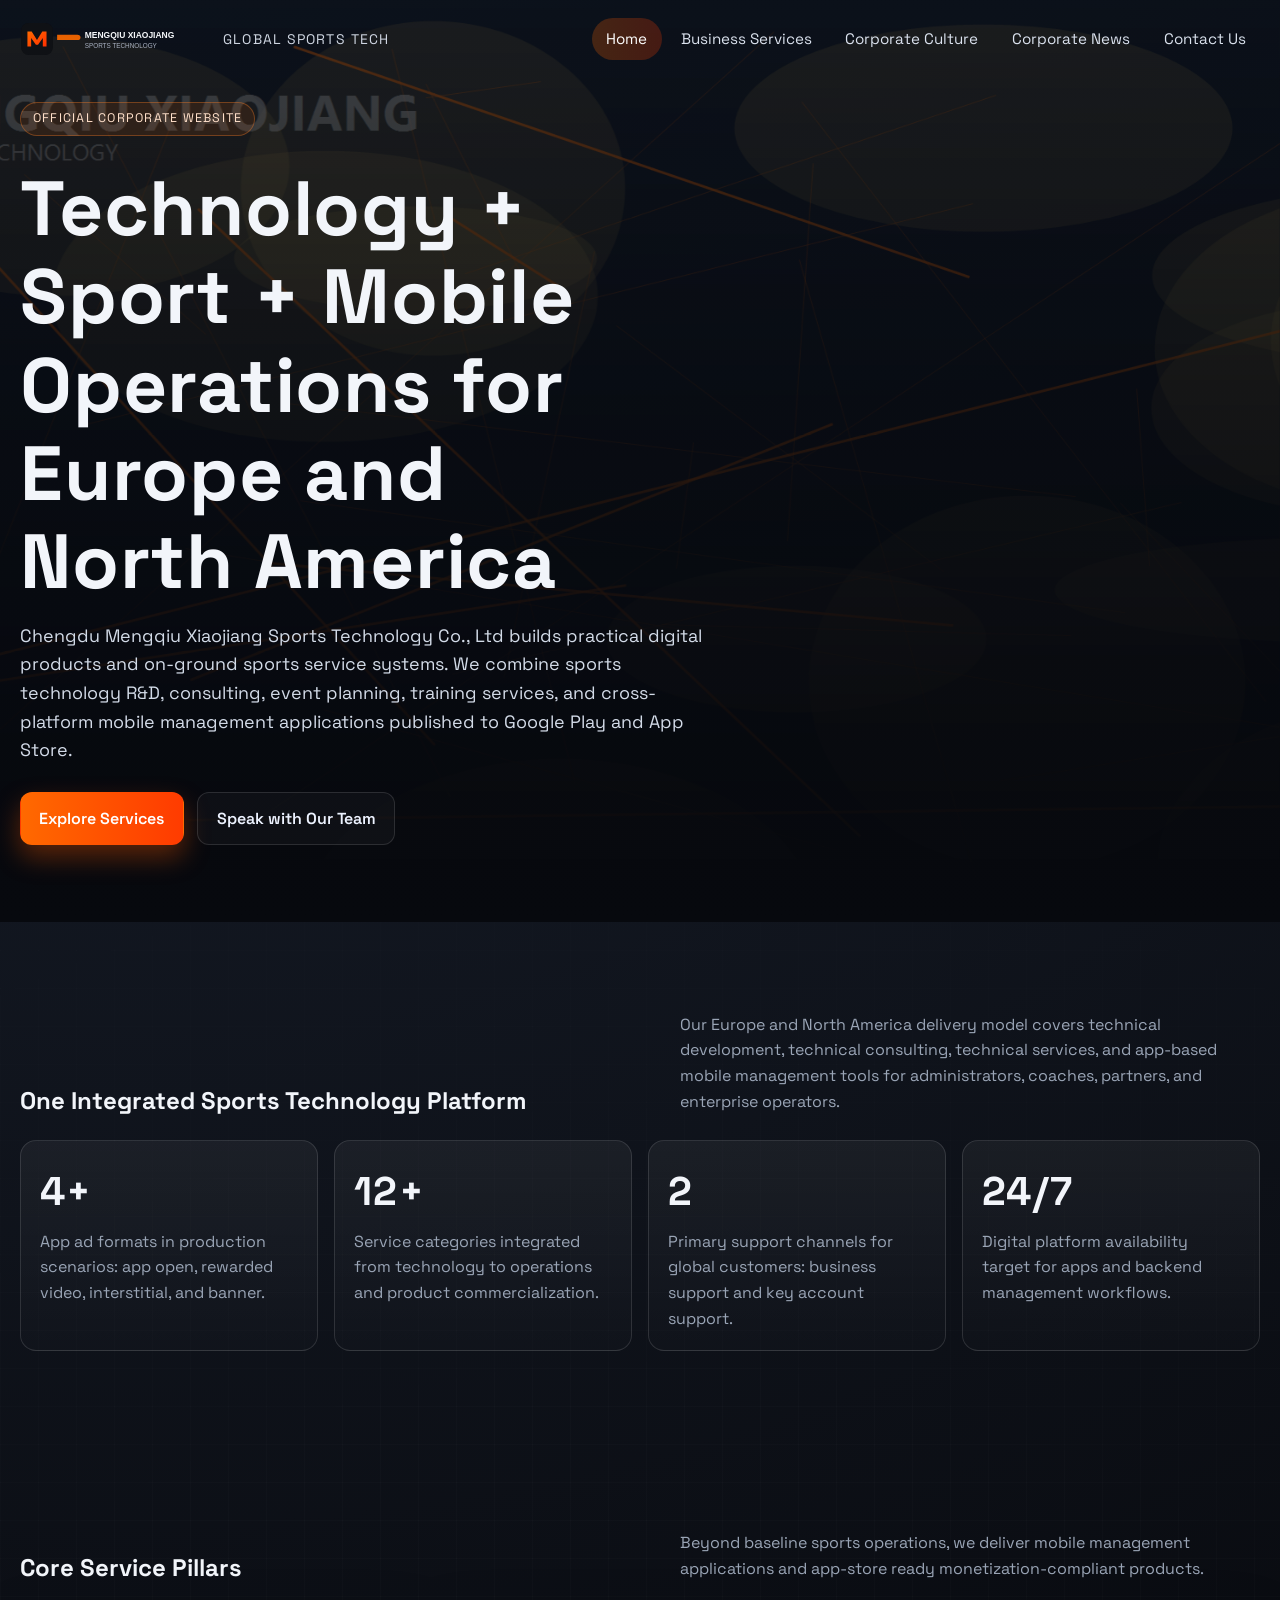
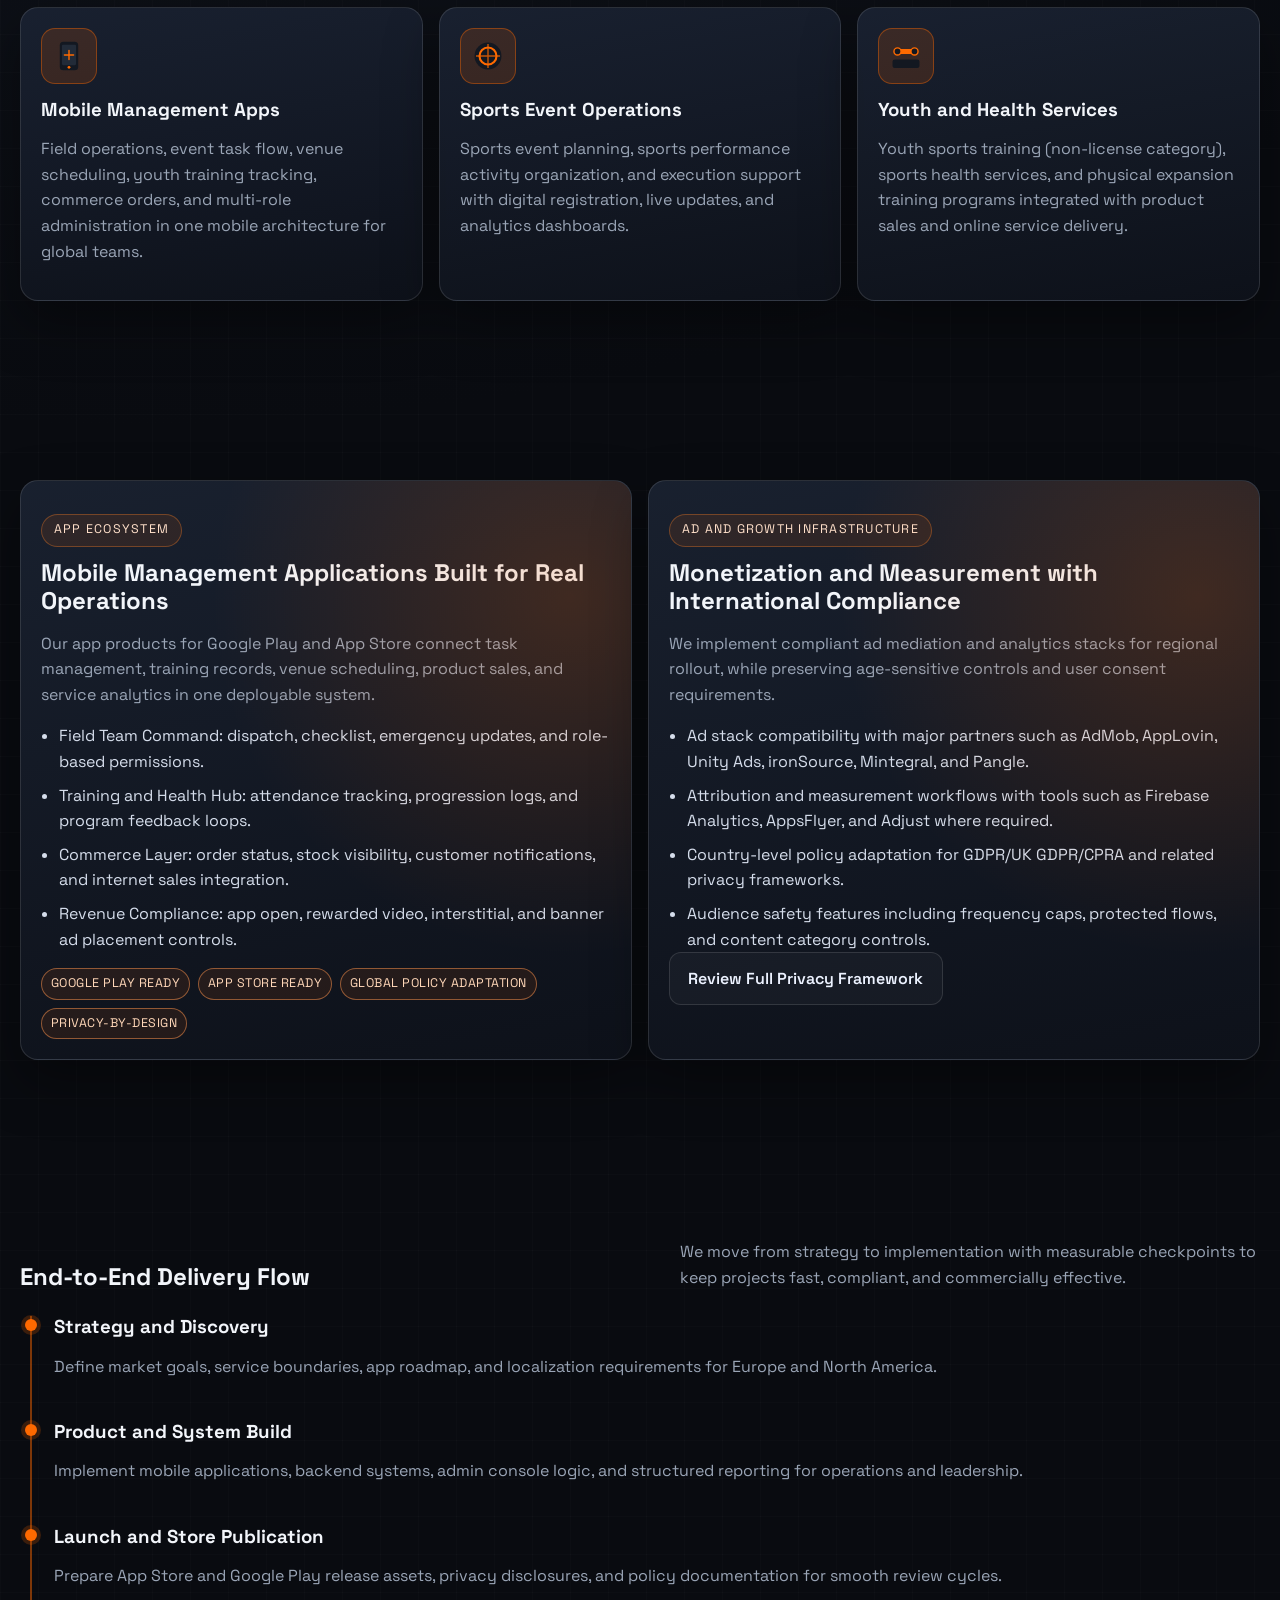
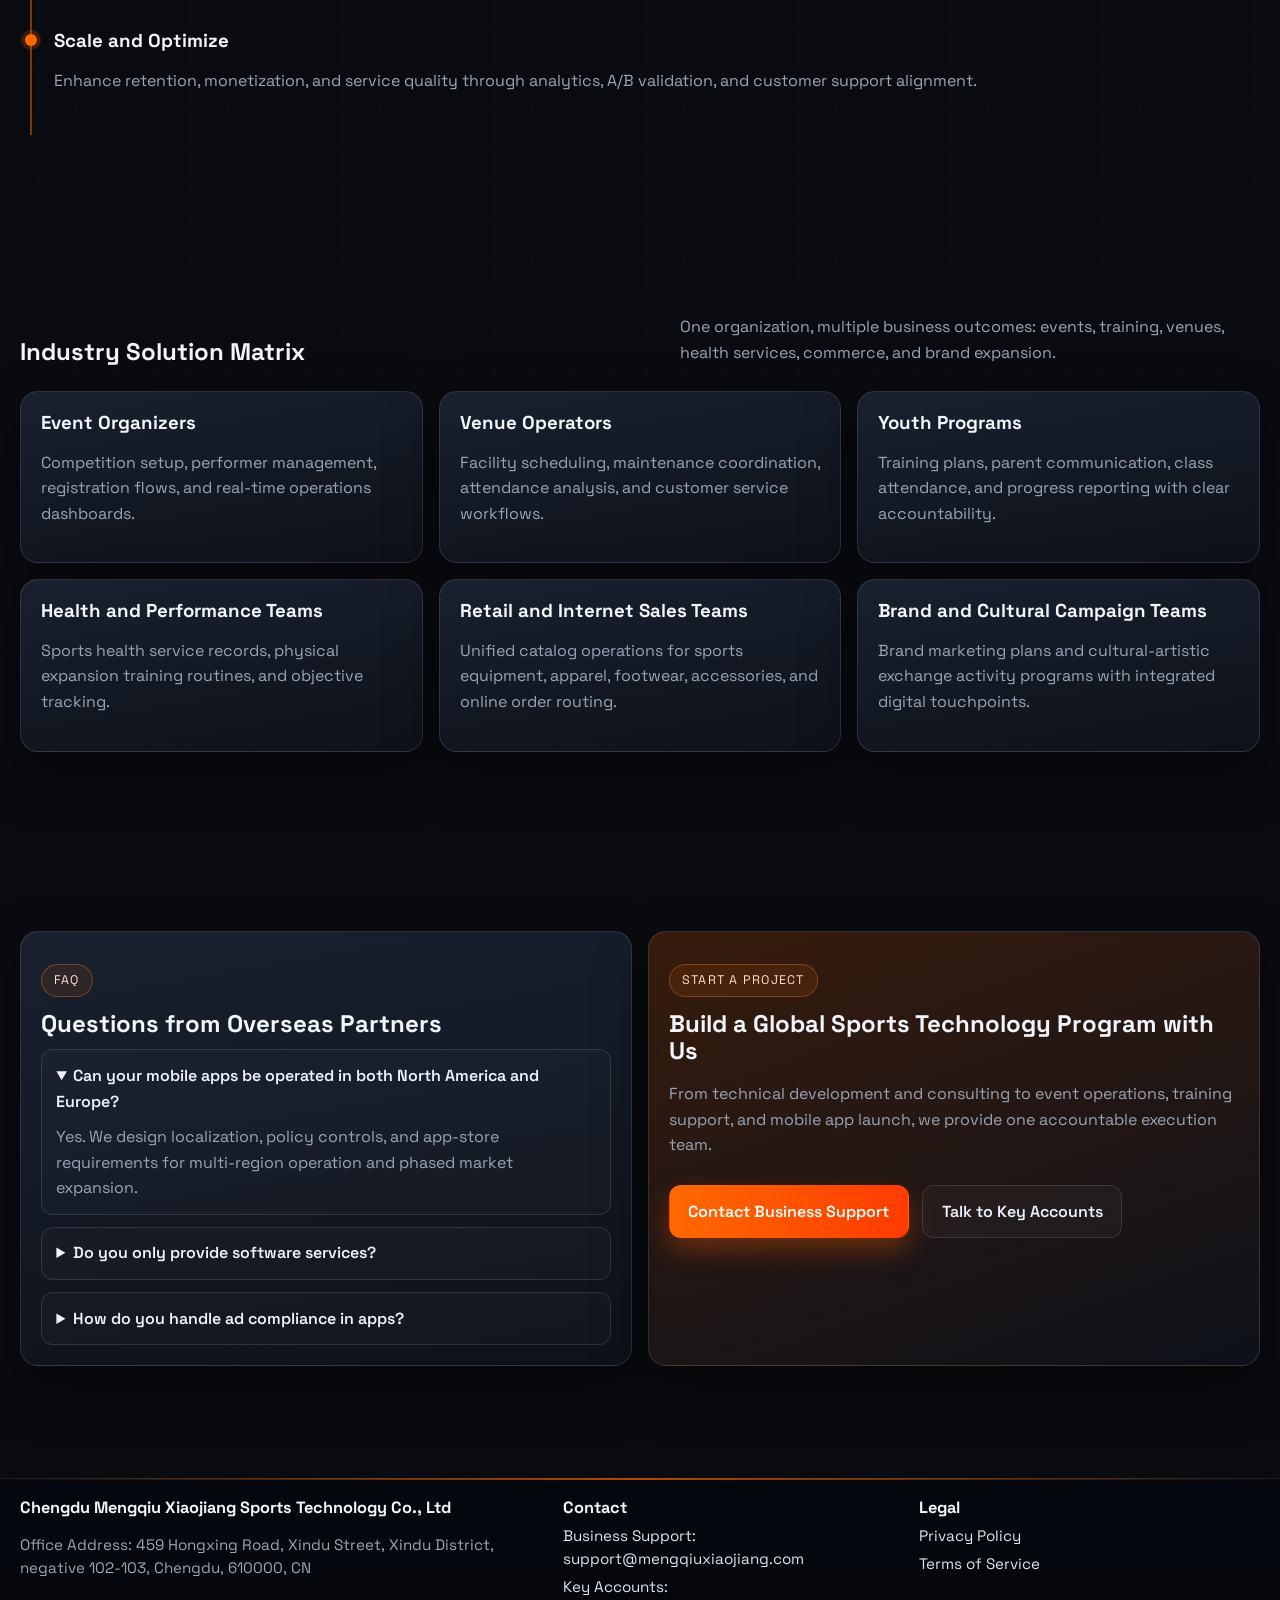
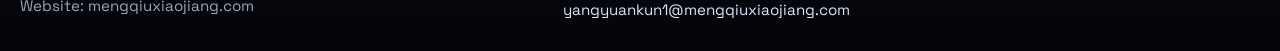
<file: index.html>
<!doctype html>
<html lang="en">
<head>
  <meta charset="utf-8">
  <meta http-equiv="x-ua-compatible" content="ie=edge">
  <meta name="viewport" content="width=device-width, initial-scale=1">
  <title>Chengdu Mengqiu Xiaojiang Sports Technology Co., Ltd | Sports Technology for Global Markets</title>
  <meta name="description" content="Chengdu Mengqiu Xiaojiang Sports Technology Co., Ltd delivers sports technology development, consulting, event planning, mobile management apps, and integrated online-offline sports services for Europe and North America.">
  <meta name="robots" content="index,follow,max-image-preview:large,max-snippet:-1,max-video-preview:-1">
  <meta name="theme-color" content="#0b0f15">
  <link rel="canonical" href="https://mengqiuxiaojiang.com/">
  <link rel="preconnect" href="https://fonts.googleapis.com">
  <link rel="preconnect" href="https://fonts.gstatic.com" crossorigin>
  <link href="https://fonts.googleapis.com/css2?family=Space+Grotesk:wght@400;500;600;700&display=swap" rel="stylesheet">
  <link rel="stylesheet" href="css/styles.css">
  <meta property="og:type" content="website">
  <meta property="og:title" content="Chengdu Mengqiu Xiaojiang Sports Technology Co., Ltd">
  <meta property="og:description" content="Official corporate website for global sports technology services and mobile management applications.">
  <meta property="og:url" content="https://mengqiuxiaojiang.com/">
  <meta property="og:image" content="https://mengqiuxiaojiang.com/images/hero-home.png">
  <meta property="og:site_name" content="Mengqiu Xiaojiang">
  <meta name="twitter:card" content="summary_large_image">
  <meta name="twitter:title" content="Mengqiu Xiaojiang Sports Technology">
  <meta name="twitter:description" content="Sports technology, mobile management applications, and operation services for international markets.">
  <meta name="twitter:image" content="https://mengqiuxiaojiang.com/images/hero-home.png">
  <script type="application/ld+json">
  {
    "@context": "https://schema.org",
    "@type": "Organization",
    "name": "Chengdu Mengqiu Xiaojiang Sports Technology Co., Ltd",
    "url": "https://mengqiuxiaojiang.com",
    "logo": "https://mengqiuxiaojiang.com/images/logo.svg",
    "email": "support@mengqiuxiaojiang.com",
    "address": {
      "@type": "PostalAddress",
      "streetAddress": "459 Hongxing Road, Xindu Street, Xindu District, negative 102-103",
      "addressLocality": "Chengdu",
      "postalCode": "610000",
      "addressCountry": "CN"
    },
    "contactPoint": [
      {
        "@type": "ContactPoint",
        "contactType": "business support",
        "email": "support@mengqiuxiaojiang.com",
        "availableLanguage": ["English"]
      },
      {
        "@type": "ContactPoint",
        "contactType": "key accounts",
        "email": "yangyuankun1@mengqiuxiaojiang.com",
        "availableLanguage": ["English"]
      }
    ]
  }
  </script>
</head>
<body class="site-mask">
  <header class="topbar">
    <div class="container nav-wrap">
      <a class="brand" href="index.html" aria-label="Mengqiu Xiaojiang Home">
        <img src="images/logo.svg" alt="Mengqiu Xiaojiang logo" width="180" height="32">
        <span class="brand-name">Global Sports Tech</span>
      </a>
      <button class="mobile-toggle" aria-label="Open navigation" aria-expanded="false">Menu</button>
      <nav class="nav-links" aria-label="Main navigation">
        <a class="active" href="index.html">Home</a>
        <a href="services.html">Business Services</a>
        <a href="culture.html">Corporate Culture</a>
        <a href="news.html">Corporate News</a>
        <a href="contact.html">Contact Us</a>
      </nav>
    </div>
  </header>

  <section class="page-hero">
    <img class="hero-bg float-parallax" data-speed="0.05" src="images/hero-home.png" alt="Sports technology digital background" width="1920" height="1080" loading="eager" fetchpriority="high">
    <div class="container hero-inner">
      <p class="eyebrow">Official Corporate Website</p>
      <h1>Technology + Sport + Mobile Operations for Europe and North America</h1>
      <p class="hero-sub">Chengdu Mengqiu Xiaojiang Sports Technology Co., Ltd builds practical digital products and on-ground sports service systems. We combine sports technology R&amp;D, consulting, event planning, training services, and cross-platform mobile management applications published to Google Play and App Store.</p>
      <div class="hero-cta">
        <a class="btn btn-primary" href="services.html">Explore Services</a>
        <a class="btn btn-outline" href="contact.html">Speak with Our Team</a>
      </div>
    </div>
  </section>

  <main>
    <section class="section">
      <div class="container">
        <div class="section-head reveal">
          <h2>One Integrated Sports Technology Platform</h2>
          <p>Our Europe and North America delivery model covers technical development, technical consulting, technical services, and app-based mobile management tools for administrators, coaches, partners, and enterprise operators.</p>
        </div>
        <div class="kpi-wrap">
          <article class="kpi reveal"><strong data-counter="4" data-suffix="+">0</strong><span class="muted">App ad formats in production scenarios: app open, rewarded video, interstitial, and banner.</span></article>
          <article class="kpi reveal"><strong data-counter="12" data-suffix="+">0</strong><span class="muted">Service categories integrated from technology to operations and product commercialization.</span></article>
          <article class="kpi reveal"><strong data-counter="2" data-suffix="">0</strong><span class="muted">Primary support channels for global customers: business support and key account support.</span></article>
          <article class="kpi reveal"><strong data-counter="24" data-suffix="/7">0</strong><span class="muted">Digital platform availability target for apps and backend management workflows.</span></article>
        </div>
      </div>
    </section>

    <section class="section">
      <div class="container">
        <div class="section-head reveal">
          <h2>Core Service Pillars</h2>
          <p>Beyond baseline sports operations, we deliver mobile management applications and app-store ready monetization-compliant products.</p>
        </div>
        <div class="grid grid-3">
          <article class="card reveal">
            <div class="card-body">
              <div class="icon-box"><img src="images/icon-app.svg" alt="Mobile app icon" width="34" height="34"></div>
              <h3>Mobile Management Apps</h3>
              <p class="muted">Field operations, event task flow, venue scheduling, youth training tracking, commerce orders, and multi-role administration in one mobile architecture for global teams.</p>
            </div>
          </article>
          <article class="card reveal">
            <div class="card-body">
              <div class="icon-box"><img src="images/icon-event.svg" alt="Event icon" width="34" height="34"></div>
              <h3>Sports Event Operations</h3>
              <p class="muted">Sports event planning, sports performance activity organization, and execution support with digital registration, live updates, and analytics dashboards.</p>
            </div>
          </article>
          <article class="card reveal">
            <div class="card-body">
              <div class="icon-box"><img src="images/icon-training.svg" alt="Training icon" width="34" height="34"></div>
              <h3>Youth and Health Services</h3>
              <p class="muted">Youth sports training (non-license category), sports health services, and physical expansion training programs integrated with product sales and online service delivery.</p>
            </div>
          </article>
        </div>
      </div>
    </section>

    <section class="section">
      <div class="container grid grid-2">
        <article class="card reveal app-stack">
          <div class="card-body">
            <p class="eyebrow">App Ecosystem</p>
            <h2>Mobile Management Applications Built for Real Operations</h2>
            <p class="muted">Our app products for Google Play and App Store connect task management, training records, venue scheduling, product sales, and service analytics in one deployable system.</p>
            <ul class="feature-list">
              <li>Field Team Command: dispatch, checklist, emergency updates, and role-based permissions.</li>
              <li>Training and Health Hub: attendance tracking, progression logs, and program feedback loops.</li>
              <li>Commerce Layer: order status, stock visibility, customer notifications, and internet sales integration.</li>
              <li>Revenue Compliance: app open, rewarded video, interstitial, and banner ad placement controls.</li>
            </ul>
            <div class="tag-row">
              <span class="tag">Google Play Ready</span>
              <span class="tag">App Store Ready</span>
              <span class="tag">Global Policy Adaptation</span>
              <span class="tag">Privacy-by-Design</span>
            </div>
          </div>
        </article>
        <article class="card reveal app-stack">
          <div class="card-body">
            <p class="eyebrow">Ad and Growth Infrastructure</p>
            <h2>Monetization and Measurement with International Compliance</h2>
            <p class="muted">We implement compliant ad mediation and analytics stacks for regional rollout, while preserving age-sensitive controls and user consent requirements.</p>
            <ul class="feature-list">
              <li>Ad stack compatibility with major partners such as AdMob, AppLovin, Unity Ads, ironSource, Mintegral, and Pangle.</li>
              <li>Attribution and measurement workflows with tools such as Firebase Analytics, AppsFlyer, and Adjust where required.</li>
              <li>Country-level policy adaptation for GDPR/UK GDPR/CPRA and related privacy frameworks.</li>
              <li>Audience safety features including frequency caps, protected flows, and content category controls.</li>
            </ul>
            <a class="btn btn-outline" href="privacy.html">Review Full Privacy Framework</a>
          </div>
        </article>
      </div>
    </section>

    <section class="section">
      <div class="container">
        <div class="section-head reveal">
          <h2>End-to-End Delivery Flow</h2>
          <p>We move from strategy to implementation with measurable checkpoints to keep projects fast, compliant, and commercially effective.</p>
        </div>
        <div class="timeline">
          <article class="timeline-item reveal">
            <h3>Strategy and Discovery</h3>
            <p class="muted">Define market goals, service boundaries, app roadmap, and localization requirements for Europe and North America.</p>
          </article>
          <article class="timeline-item reveal">
            <h3>Product and System Build</h3>
            <p class="muted">Implement mobile applications, backend systems, admin console logic, and structured reporting for operations and leadership.</p>
          </article>
          <article class="timeline-item reveal">
            <h3>Launch and Store Publication</h3>
            <p class="muted">Prepare App Store and Google Play release assets, privacy disclosures, and policy documentation for smooth review cycles.</p>
          </article>
          <article class="timeline-item reveal">
            <h3>Scale and Optimize</h3>
            <p class="muted">Enhance retention, monetization, and service quality through analytics, A/B validation, and customer support alignment.</p>
          </article>
        </div>
      </div>
    </section>

    <section class="section">
      <div class="container">
        <div class="section-head reveal">
          <h2>Industry Solution Matrix</h2>
          <p>One organization, multiple business outcomes: events, training, venues, health services, commerce, and brand expansion.</p>
        </div>
        <div class="grid grid-3">
          <article class="card reveal">
            <div class="card-body">
              <h3>Event Organizers</h3>
              <p class="muted">Competition setup, performer management, registration flows, and real-time operations dashboards.</p>
            </div>
          </article>
          <article class="card reveal">
            <div class="card-body">
              <h3>Venue Operators</h3>
              <p class="muted">Facility scheduling, maintenance coordination, attendance analysis, and customer service workflows.</p>
            </div>
          </article>
          <article class="card reveal">
            <div class="card-body">
              <h3>Youth Programs</h3>
              <p class="muted">Training plans, parent communication, class attendance, and progress reporting with clear accountability.</p>
            </div>
          </article>
          <article class="card reveal">
            <div class="card-body">
              <h3>Health and Performance Teams</h3>
              <p class="muted">Sports health service records, physical expansion training routines, and objective tracking.</p>
            </div>
          </article>
          <article class="card reveal">
            <div class="card-body">
              <h3>Retail and Internet Sales Teams</h3>
              <p class="muted">Unified catalog operations for sports equipment, apparel, footwear, accessories, and online order routing.</p>
            </div>
          </article>
          <article class="card reveal">
            <div class="card-body">
              <h3>Brand and Cultural Campaign Teams</h3>
              <p class="muted">Brand marketing plans and cultural-artistic exchange activity programs with integrated digital touchpoints.</p>
            </div>
          </article>
        </div>
      </div>
    </section>

    <section class="section">
      <div class="container grid grid-2">
        <article class="card reveal">
          <div class="card-body">
            <p class="eyebrow">FAQ</p>
            <h2>Questions from Overseas Partners</h2>
            <details class="faq-item" open>
              <summary>Can your mobile apps be operated in both North America and Europe?</summary>
              <p class="muted">Yes. We design localization, policy controls, and app-store requirements for multi-region operation and phased market expansion.</p>
            </details>
            <details class="faq-item">
              <summary>Do you only provide software services?</summary>
              <p class="muted">No. We combine software, sports event support, venue operation support, youth training support services, health services, and commerce integration.</p>
            </details>
            <details class="faq-item">
              <summary>How do you handle ad compliance in apps?</summary>
              <p class="muted">We enforce consent-first controls where required, apply age-sensitive restrictions, and align ad behavior with platform and country policies.</p>
            </details>
          </div>
        </article>
        <article class="card reveal final-cta">
          <div class="card-body">
            <p class="eyebrow">Start a Project</p>
            <h2>Build a Global Sports Technology Program with Us</h2>
            <p class="muted">From technical development and consulting to event operations, training support, and mobile app launch, we provide one accountable execution team.</p>
            <div class="hero-cta">
              <a class="btn btn-primary" href="contact.html">Contact Business Support</a>
              <a class="btn btn-outline" href="mailto:yangyuankun1@mengqiuxiaojiang.com">Talk to Key Accounts</a>
            </div>
          </div>
        </article>
      </div>
    </section>
  </main>

  <footer>
    <div class="container footer-grid">
      <div>
        <h3>Chengdu Mengqiu Xiaojiang Sports Technology Co., Ltd</h3>
        <p class="muted">Office Address: 459 Hongxing Road, Xindu Street, Xindu District, negative 102-103, Chengdu, 610000, CN</p>
        <p class="muted">Website: <a href="https://mengqiuxiaojiang.com">mengqiuxiaojiang.com</a></p>
      </div>
      <div class="footer-links">
        <strong>Contact</strong>
        <a href="mailto:support@mengqiuxiaojiang.com">Business Support: support@mengqiuxiaojiang.com</a>
        <a href="mailto:yangyuankun1@mengqiuxiaojiang.com">Key Accounts: yangyuankun1@mengqiuxiaojiang.com</a>
      </div>
      <div class="footer-links">
        <strong>Legal</strong>
        <a href="privacy.html">Privacy Policy</a>
        <a href="terms.html">Terms of Service</a>
      </div>
    </div>
  </footer>

  <script src="js/main.js" defer></script>
</body>
</html>
</file>
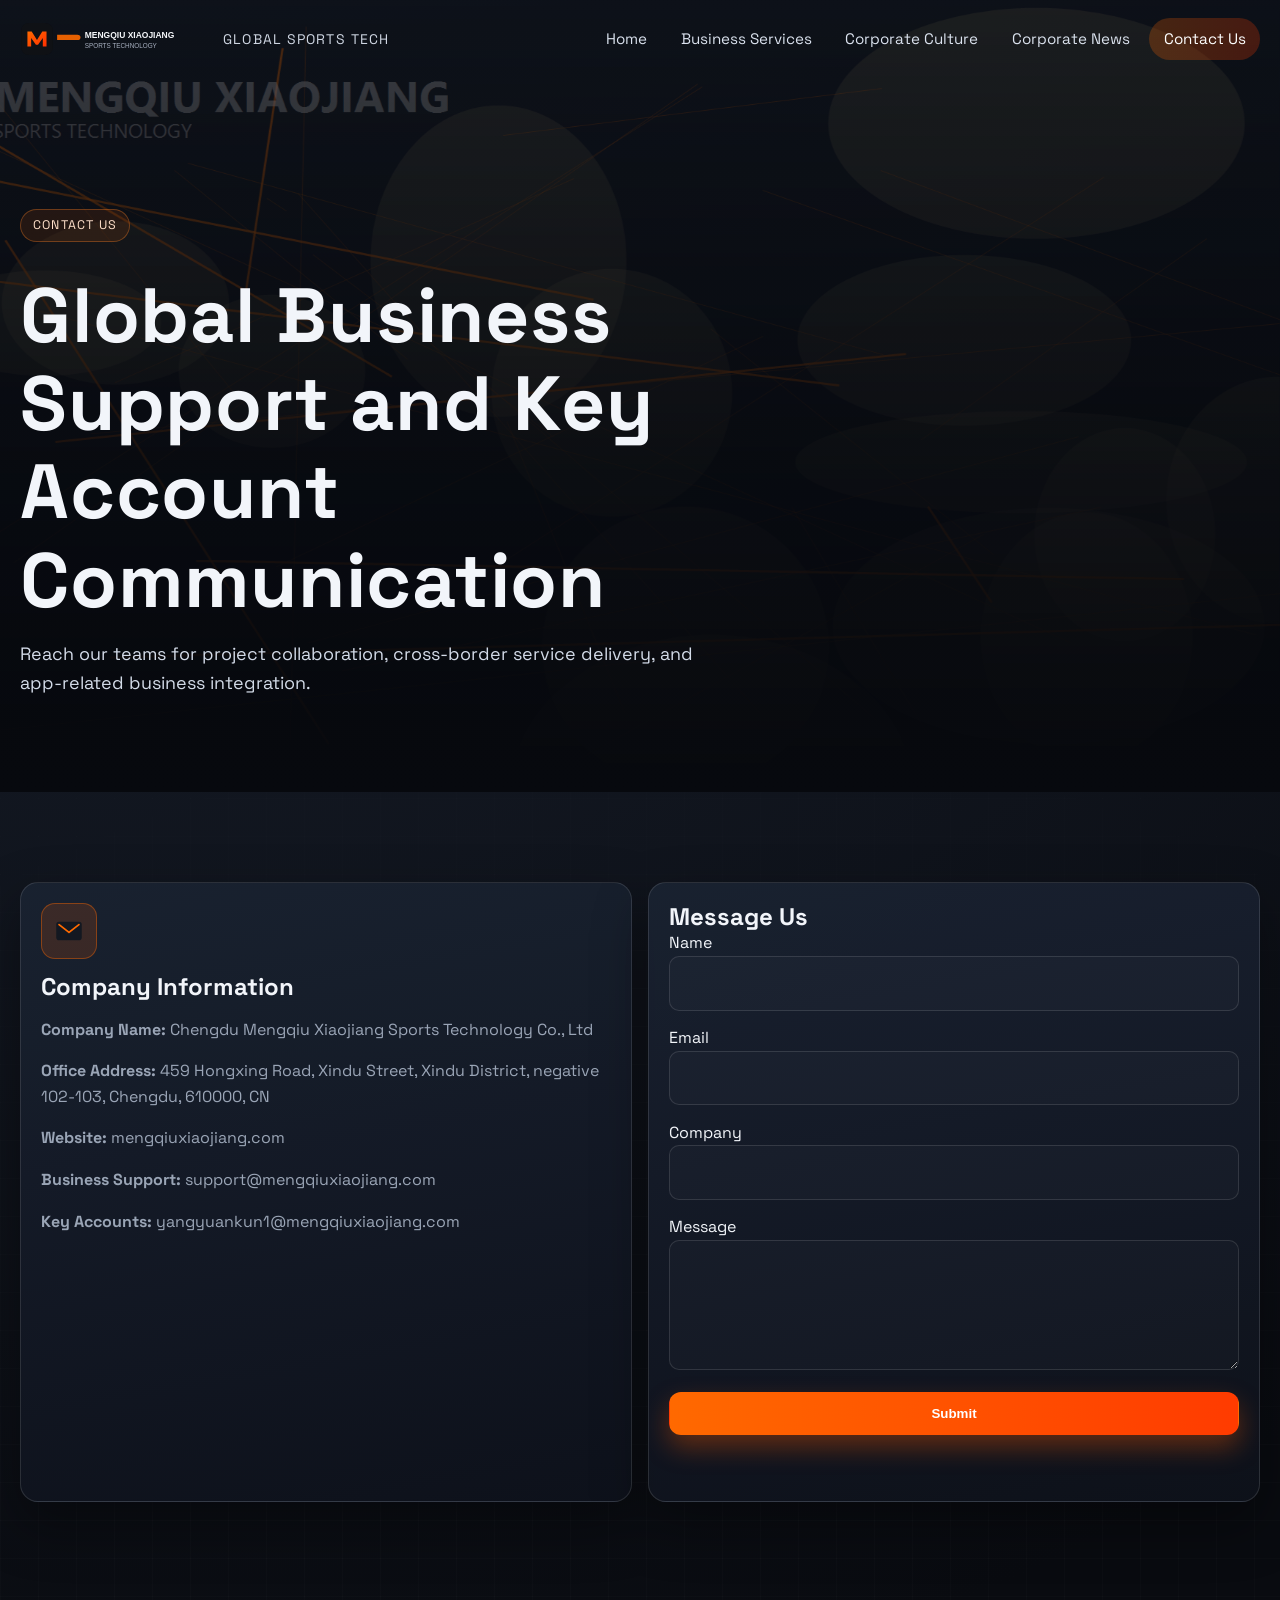
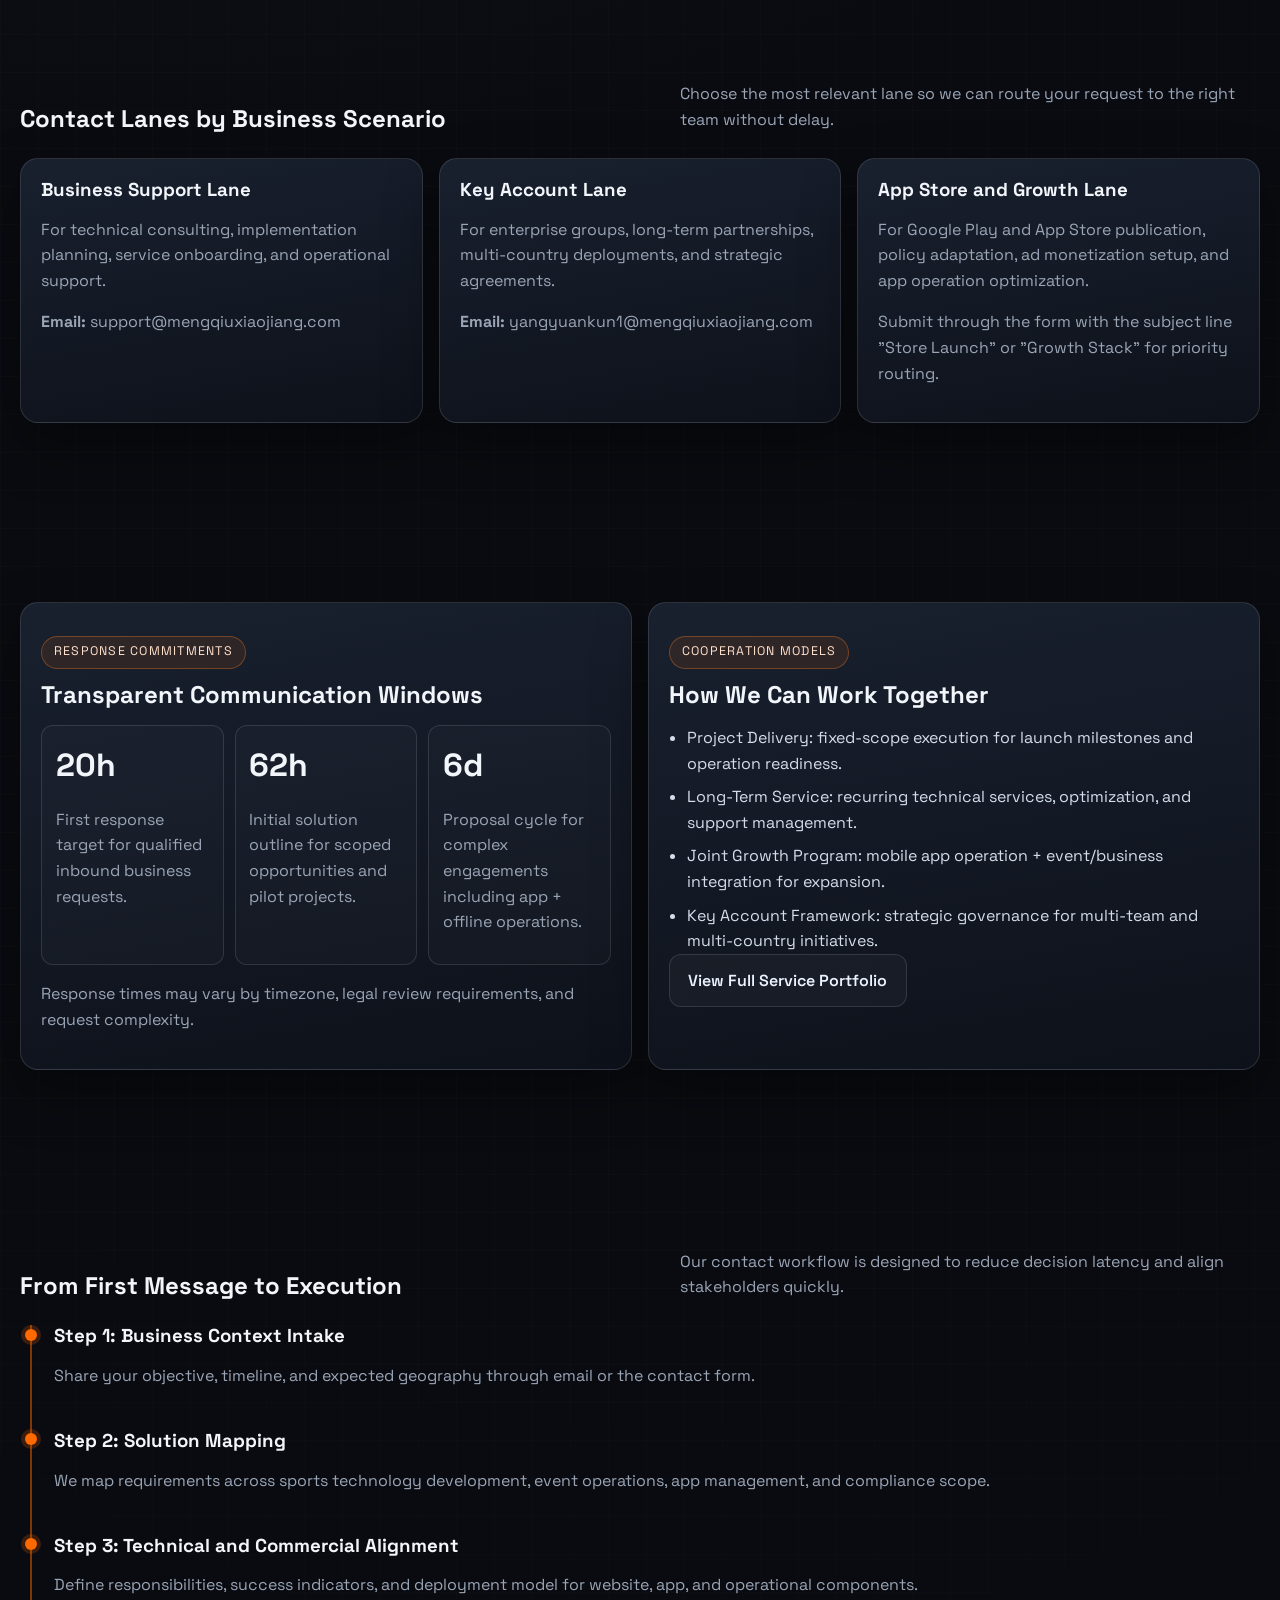
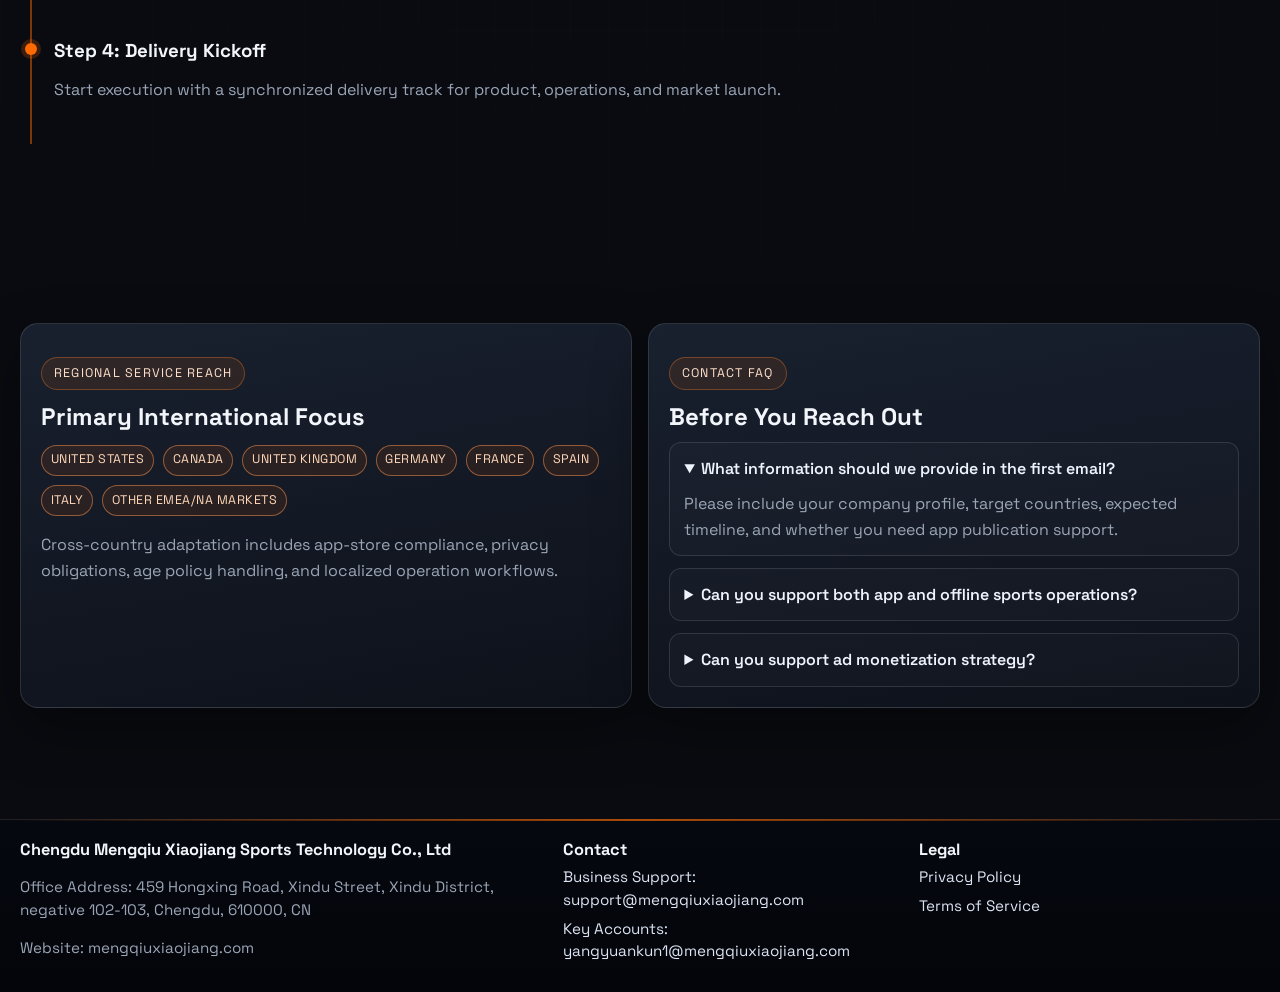
<file: contact.html>
<!doctype html>
<html lang="en">
<head>
  <meta charset="utf-8">
  <meta http-equiv="x-ua-compatible" content="ie=edge">
  <meta name="viewport" content="width=device-width, initial-scale=1">
  <title>Contact Us | Chengdu Mengqiu Xiaojiang Sports Technology Co., Ltd</title>
  <meta name="description" content="Contact Chengdu Mengqiu Xiaojiang Sports Technology Co., Ltd for business support and key account collaboration in global markets.">
  <meta name="robots" content="index,follow,max-image-preview:large,max-snippet:-1,max-video-preview:-1">
  <link rel="canonical" href="https://mengqiuxiaojiang.com/contact.html">
  <link rel="preconnect" href="https://fonts.googleapis.com">
  <link rel="preconnect" href="https://fonts.gstatic.com" crossorigin>
  <link href="https://fonts.googleapis.com/css2?family=Space+Grotesk:wght@400;500;600;700&display=swap" rel="stylesheet">
  <link rel="stylesheet" href="css/styles.css">
  <script type="application/ld+json">
  {
    "@context": "https://schema.org",
    "@type": "ContactPage",
    "name": "Contact Chengdu Mengqiu Xiaojiang Sports Technology Co., Ltd",
    "url": "https://mengqiuxiaojiang.com/contact.html"
  }
  </script>
</head>
<body class="site-mask">
  <header class="topbar">
    <div class="container nav-wrap">
      <a class="brand" href="index.html" aria-label="Mengqiu Xiaojiang Home">
        <img src="images/logo.svg" alt="Mengqiu Xiaojiang logo" width="180" height="32">
        <span class="brand-name">Global Sports Tech</span>
      </a>
      <button class="mobile-toggle" aria-label="Open navigation" aria-expanded="false">Menu</button>
      <nav class="nav-links" aria-label="Main navigation">
        <a href="index.html">Home</a>
        <a href="services.html">Business Services</a>
        <a href="culture.html">Corporate Culture</a>
        <a href="news.html">Corporate News</a>
        <a class="active" href="contact.html">Contact Us</a>
      </nav>
    </div>
  </header>

  <section class="page-hero">
    <img class="hero-bg float-parallax" data-speed="0.05" src="images/hero-contact.png" alt="Contact background" width="1920" height="1080" loading="eager" fetchpriority="high">
    <div class="container hero-inner">
      <p class="eyebrow">Contact Us</p>
      <h1>Global Business Support and Key Account Communication</h1>
      <p class="hero-sub">Reach our teams for project collaboration, cross-border service delivery, and app-related business integration.</p>
    </div>
  </section>

  <main>
    <section class="section">
      <div class="container grid grid-2">
        <article class="card reveal map-card">
          <div class="card-body">
            <div class="icon-box"><img src="images/icon-contact.svg" alt="Contact icon" width="34" height="34"></div>
            <h2>Company Information</h2>
            <p class="muted"><strong>Company Name:</strong> Chengdu Mengqiu Xiaojiang Sports Technology Co., Ltd</p>
            <p class="muted"><strong>Office Address:</strong> 459 Hongxing Road, Xindu Street, Xindu District, negative 102-103, Chengdu, 610000, CN</p>
            <p class="muted"><strong>Website:</strong> <a href="https://mengqiuxiaojiang.com">mengqiuxiaojiang.com</a></p>
            <p class="muted"><strong>Business Support:</strong> <a href="mailto:support@mengqiuxiaojiang.com">support@mengqiuxiaojiang.com</a></p>
            <p class="muted"><strong>Key Accounts:</strong> <a href="mailto:yangyuankun1@mengqiuxiaojiang.com">yangyuankun1@mengqiuxiaojiang.com</a></p>
          </div>
        </article>
        <article class="card reveal">
          <div class="card-body">
            <h2>Message Us</h2>
            <form class="form" data-contact-form>
              <label>
                <span>Name</span>
                <input type="text" name="name" required autocomplete="name">
              </label>
              <label>
                <span>Email</span>
                <input type="email" name="email" required autocomplete="email">
              </label>
              <label>
                <span>Company</span>
                <input type="text" name="company" autocomplete="organization">
              </label>
              <label>
                <span>Message</span>
                <textarea name="message" required></textarea>
              </label>
              <button class="btn btn-primary" type="submit">Submit</button>
              <p class="muted" data-form-status aria-live="polite"></p>
            </form>
          </div>
        </article>
      </div>
    </section>

    <section class="section">
      <div class="container">
        <div class="section-head reveal">
          <h2>Contact Lanes by Business Scenario</h2>
          <p>Choose the most relevant lane so we can route your request to the right team without delay.</p>
        </div>
        <div class="grid grid-3">
          <article class="card reveal lane-card">
            <div class="card-body">
              <h3>Business Support Lane</h3>
              <p class="muted">For technical consulting, implementation planning, service onboarding, and operational support.</p>
              <p class="muted"><strong>Email:</strong> <a href="mailto:support@mengqiuxiaojiang.com">support@mengqiuxiaojiang.com</a></p>
            </div>
          </article>
          <article class="card reveal lane-card">
            <div class="card-body">
              <h3>Key Account Lane</h3>
              <p class="muted">For enterprise groups, long-term partnerships, multi-country deployments, and strategic agreements.</p>
              <p class="muted"><strong>Email:</strong> <a href="mailto:yangyuankun1@mengqiuxiaojiang.com">yangyuankun1@mengqiuxiaojiang.com</a></p>
            </div>
          </article>
          <article class="card reveal lane-card">
            <div class="card-body">
              <h3>App Store and Growth Lane</h3>
              <p class="muted">For Google Play and App Store publication, policy adaptation, ad monetization setup, and app operation optimization.</p>
              <p class="muted">Submit through the form with the subject line "Store Launch" or "Growth Stack" for priority routing.</p>
            </div>
          </article>
        </div>
      </div>
    </section>

    <section class="section">
      <div class="container grid grid-2">
        <article class="card reveal">
          <div class="card-body">
            <p class="eyebrow">Response Commitments</p>
            <h2>Transparent Communication Windows</h2>
            <div class="commit-grid">
              <div class="commit-item">
                <strong data-counter="24" data-suffix="h">0</strong>
                <p class="muted">First response target for qualified inbound business requests.</p>
              </div>
              <div class="commit-item">
                <strong data-counter="72" data-suffix="h">0</strong>
                <p class="muted">Initial solution outline for scoped opportunities and pilot projects.</p>
              </div>
              <div class="commit-item">
                <strong data-counter="7" data-suffix="d">0</strong>
                <p class="muted">Proposal cycle for complex engagements including app + offline operations.</p>
              </div>
            </div>
            <p class="muted">Response times may vary by timezone, legal review requirements, and request complexity.</p>
          </div>
        </article>
        <article class="card reveal">
          <div class="card-body">
            <p class="eyebrow">Cooperation Models</p>
            <h2>How We Can Work Together</h2>
            <ul class="feature-list">
              <li>Project Delivery: fixed-scope execution for launch milestones and operation readiness.</li>
              <li>Long-Term Service: recurring technical services, optimization, and support management.</li>
              <li>Joint Growth Program: mobile app operation + event/business integration for expansion.</li>
              <li>Key Account Framework: strategic governance for multi-team and multi-country initiatives.</li>
            </ul>
            <a class="btn btn-outline" href="services.html">View Full Service Portfolio</a>
          </div>
        </article>
      </div>
    </section>

    <section class="section">
      <div class="container">
        <div class="section-head reveal">
          <h2>From First Message to Execution</h2>
          <p>Our contact workflow is designed to reduce decision latency and align stakeholders quickly.</p>
        </div>
        <div class="timeline">
          <article class="timeline-item reveal">
            <h3>Step 1: Business Context Intake</h3>
            <p class="muted">Share your objective, timeline, and expected geography through email or the contact form.</p>
          </article>
          <article class="timeline-item reveal">
            <h3>Step 2: Solution Mapping</h3>
            <p class="muted">We map requirements across sports technology development, event operations, app management, and compliance scope.</p>
          </article>
          <article class="timeline-item reveal">
            <h3>Step 3: Technical and Commercial Alignment</h3>
            <p class="muted">Define responsibilities, success indicators, and deployment model for website, app, and operational components.</p>
          </article>
          <article class="timeline-item reveal">
            <h3>Step 4: Delivery Kickoff</h3>
            <p class="muted">Start execution with a synchronized delivery track for product, operations, and market launch.</p>
          </article>
        </div>
      </div>
    </section>

    <section class="section">
      <div class="container grid grid-2">
        <article class="card reveal">
          <div class="card-body">
            <p class="eyebrow">Regional Service Reach</p>
            <h2>Primary International Focus</h2>
            <div class="region-grid">
              <span class="tag">United States</span>
              <span class="tag">Canada</span>
              <span class="tag">United Kingdom</span>
              <span class="tag">Germany</span>
              <span class="tag">France</span>
              <span class="tag">Spain</span>
              <span class="tag">Italy</span>
              <span class="tag">Other EMEA/NA Markets</span>
            </div>
            <p class="muted">Cross-country adaptation includes app-store compliance, privacy obligations, age policy handling, and localized operation workflows.</p>
          </div>
        </article>
        <article class="card reveal">
          <div class="card-body">
            <p class="eyebrow">Contact FAQ</p>
            <h2>Before You Reach Out</h2>
            <details class="faq-item" open>
              <summary>What information should we provide in the first email?</summary>
              <p class="muted">Please include your company profile, target countries, expected timeline, and whether you need app publication support.</p>
            </details>
            <details class="faq-item">
              <summary>Can you support both app and offline sports operations?</summary>
              <p class="muted">Yes. We support both digital products and operational service modules, including events, venue workflows, and commerce integration.</p>
            </details>
            <details class="faq-item">
              <summary>Can you support ad monetization strategy?</summary>
              <p class="muted">Yes. We can provide implementation guidance for app open, rewarded video, interstitial, and banner ad strategies with policy alignment.</p>
            </details>
          </div>
        </article>
      </div>
    </section>
  </main>

  <footer>
    <div class="container footer-grid">
      <div>
        <h3>Chengdu Mengqiu Xiaojiang Sports Technology Co., Ltd</h3>
        <p class="muted">Office Address: 459 Hongxing Road, Xindu Street, Xindu District, negative 102-103, Chengdu, 610000, CN</p>
        <p class="muted">Website: <a href="https://mengqiuxiaojiang.com">mengqiuxiaojiang.com</a></p>
      </div>
      <div class="footer-links">
        <strong>Contact</strong>
        <a href="mailto:support@mengqiuxiaojiang.com">Business Support: support@mengqiuxiaojiang.com</a>
        <a href="mailto:yangyuankun1@mengqiuxiaojiang.com">Key Accounts: yangyuankun1@mengqiuxiaojiang.com</a>
      </div>
      <div class="footer-links">
        <strong>Legal</strong>
        <a href="privacy.html">Privacy Policy</a>
        <a href="terms.html">Terms of Service</a>
      </div>
    </div>
  </footer>

  <script src="js/main.js" defer></script>
</body>
</html>
</file>
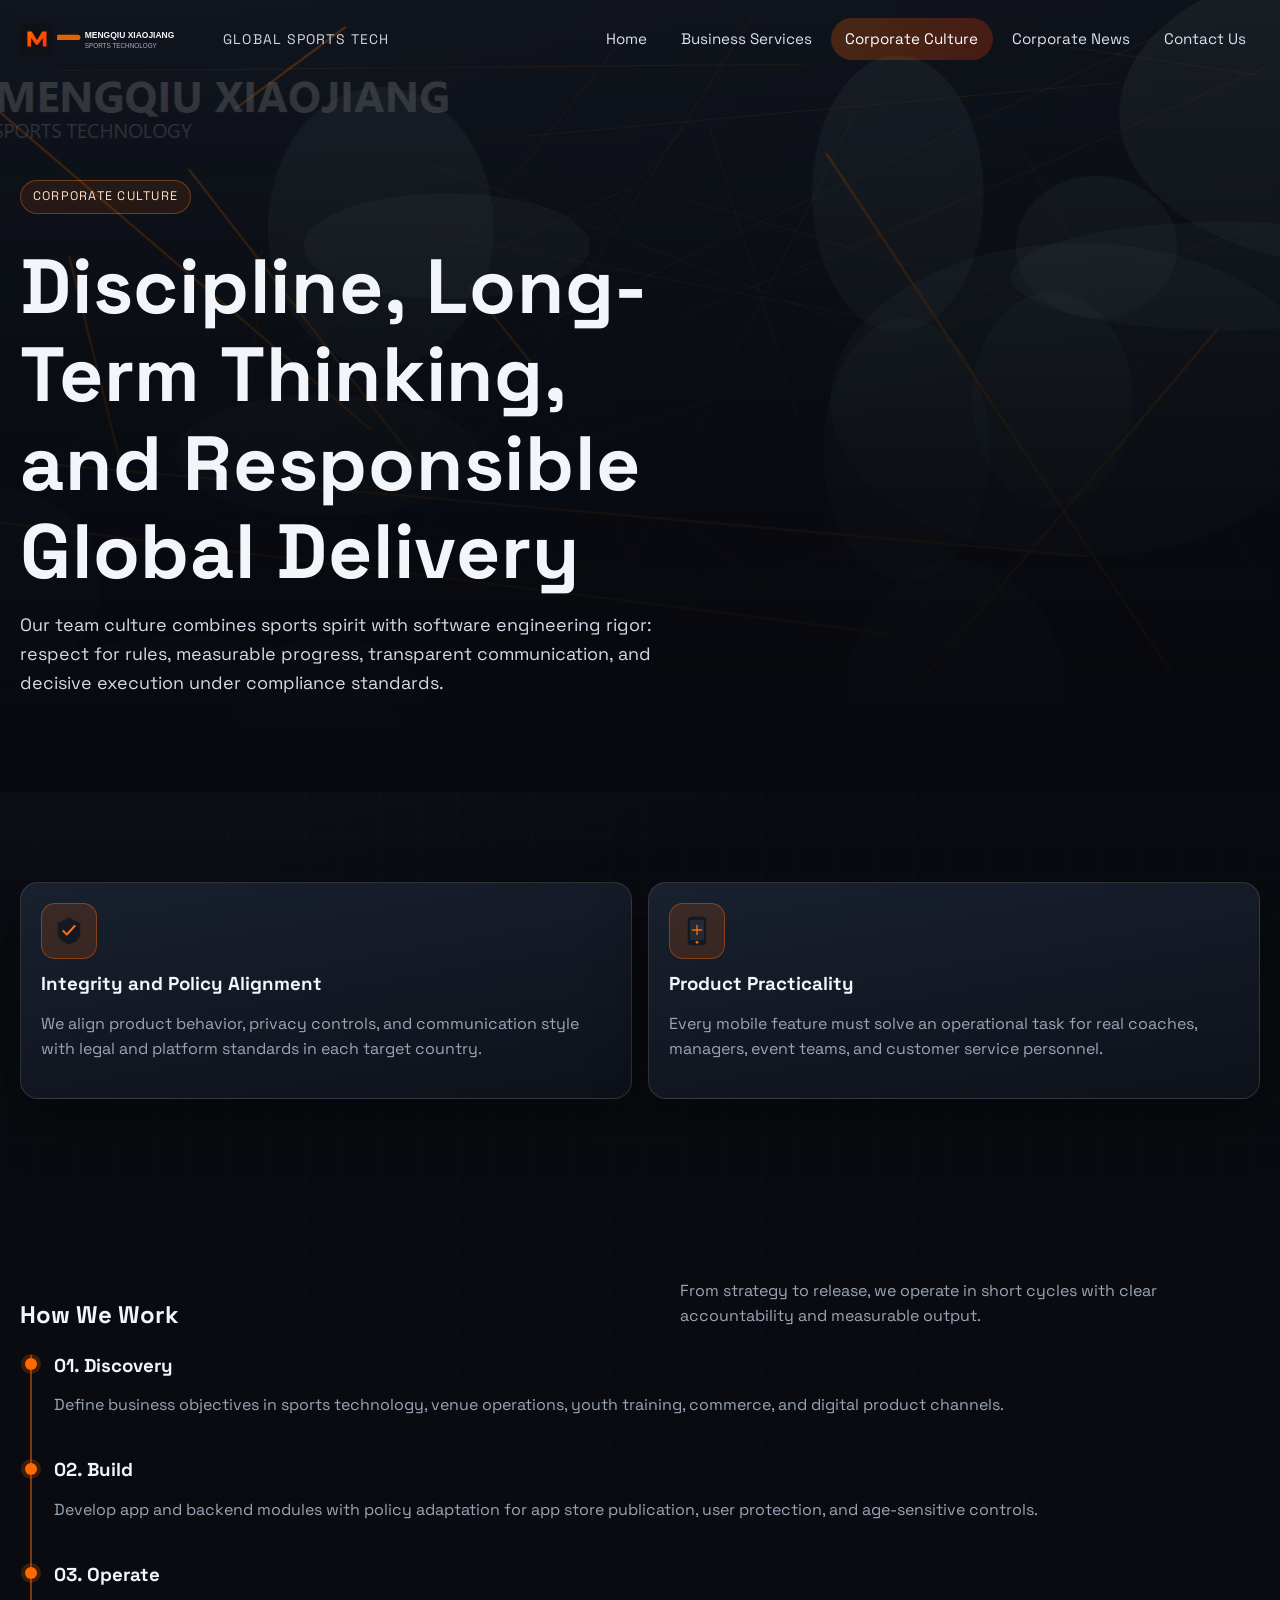
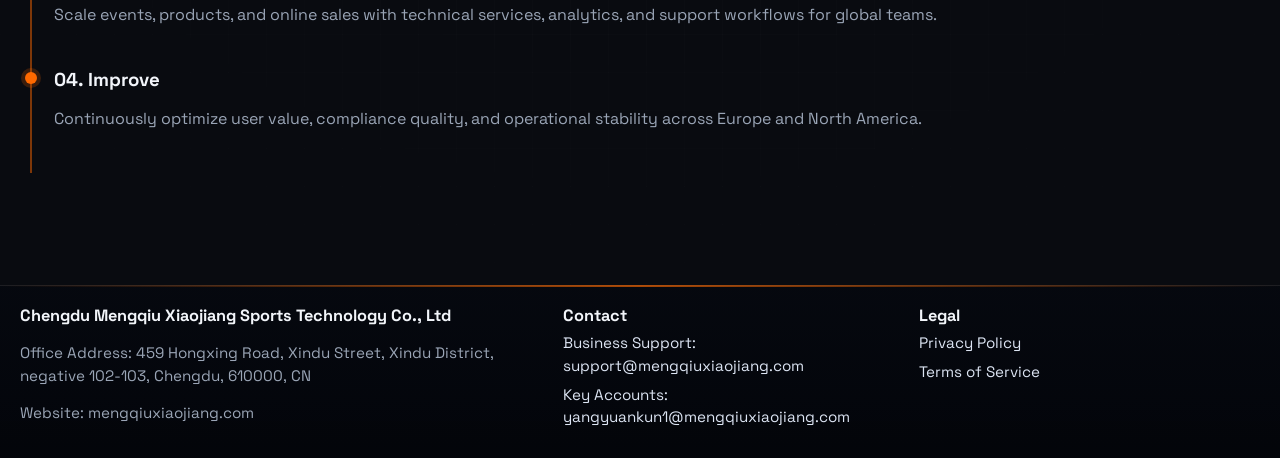
<file: culture.html>
<!doctype html>
<html lang="en">
<head>
  <meta charset="utf-8">
  <meta http-equiv="x-ua-compatible" content="ie=edge">
  <meta name="viewport" content="width=device-width, initial-scale=1">
  <title>Corporate Culture | Chengdu Mengqiu Xiaojiang Sports Technology Co., Ltd</title>
  <meta name="description" content="Corporate culture of Chengdu Mengqiu Xiaojiang Sports Technology Co., Ltd: integrity, performance, global compliance, product quality, and user trust.">
  <meta name="robots" content="index,follow,max-image-preview:large,max-snippet:-1,max-video-preview:-1">
  <link rel="canonical" href="https://mengqiuxiaojiang.com/culture.html">
  <link rel="preconnect" href="https://fonts.googleapis.com">
  <link rel="preconnect" href="https://fonts.gstatic.com" crossorigin>
  <link href="https://fonts.googleapis.com/css2?family=Space+Grotesk:wght@400;500;600;700&display=swap" rel="stylesheet">
  <link rel="stylesheet" href="css/styles.css">
</head>
<body class="site-mask">
  <header class="topbar">
    <div class="container nav-wrap">
      <a class="brand" href="index.html" aria-label="Mengqiu Xiaojiang Home">
        <img src="images/logo.svg" alt="Mengqiu Xiaojiang logo" width="180" height="32">
        <span class="brand-name">Global Sports Tech</span>
      </a>
      <button class="mobile-toggle" aria-label="Open navigation" aria-expanded="false">Menu</button>
      <nav class="nav-links" aria-label="Main navigation">
        <a href="index.html">Home</a>
        <a href="services.html">Business Services</a>
        <a class="active" href="culture.html">Corporate Culture</a>
        <a href="news.html">Corporate News</a>
        <a href="contact.html">Contact Us</a>
      </nav>
    </div>
  </header>

  <section class="page-hero">
    <img class="hero-bg float-parallax" data-speed="0.05" src="images/hero-culture.png" alt="Corporate culture background" width="1920" height="1080" loading="eager" fetchpriority="high">
    <div class="container hero-inner">
      <p class="eyebrow">Corporate Culture</p>
      <h1>Discipline, Long-Term Thinking, and Responsible Global Delivery</h1>
      <p class="hero-sub">Our team culture combines sports spirit with software engineering rigor: respect for rules, measurable progress, transparent communication, and decisive execution under compliance standards.</p>
    </div>
  </section>

  <main>
    <section class="section">
      <div class="container grid grid-2">
        <article class="card reveal"><div class="card-body"><div class="icon-box"><img src="images/icon-culture.svg" alt="Culture icon" width="34" height="34"></div><h3>Integrity and Policy Alignment</h3><p class="muted">We align product behavior, privacy controls, and communication style with legal and platform standards in each target country.</p></div></article>
        <article class="card reveal"><div class="card-body"><div class="icon-box"><img src="images/icon-app.svg" alt="App icon" width="34" height="34"></div><h3>Product Practicality</h3><p class="muted">Every mobile feature must solve an operational task for real coaches, managers, event teams, and customer service personnel.</p></div></article>
      </div>
    </section>

    <section class="section">
      <div class="container">
        <div class="section-head reveal">
          <h2>How We Work</h2>
          <p>From strategy to release, we operate in short cycles with clear accountability and measurable output.</p>
        </div>
        <div class="timeline">
          <article class="timeline-item reveal"><h3>01. Discovery</h3><p class="muted">Define business objectives in sports technology, venue operations, youth training, commerce, and digital product channels.</p></article>
          <article class="timeline-item reveal"><h3>02. Build</h3><p class="muted">Develop app and backend modules with policy adaptation for app store publication, user protection, and age-sensitive controls.</p></article>
          <article class="timeline-item reveal"><h3>03. Operate</h3><p class="muted">Scale events, products, and online sales with technical services, analytics, and support workflows for global teams.</p></article>
          <article class="timeline-item reveal"><h3>04. Improve</h3><p class="muted">Continuously optimize user value, compliance quality, and operational stability across Europe and North America.</p></article>
        </div>
      </div>
    </section>
  </main>

  <footer>
    <div class="container footer-grid">
      <div>
        <h3>Chengdu Mengqiu Xiaojiang Sports Technology Co., Ltd</h3>
        <p class="muted">Office Address: 459 Hongxing Road, Xindu Street, Xindu District, negative 102-103, Chengdu, 610000, CN</p>
        <p class="muted">Website: <a href="https://mengqiuxiaojiang.com">mengqiuxiaojiang.com</a></p>
      </div>
      <div class="footer-links">
        <strong>Contact</strong>
        <a href="mailto:support@mengqiuxiaojiang.com">Business Support: support@mengqiuxiaojiang.com</a>
        <a href="mailto:yangyuankun1@mengqiuxiaojiang.com">Key Accounts: yangyuankun1@mengqiuxiaojiang.com</a>
      </div>
      <div class="footer-links">
        <strong>Legal</strong>
        <a href="privacy.html">Privacy Policy</a>
        <a href="terms.html">Terms of Service</a>
      </div>
    </div>
  </footer>

  <script src="js/main.js" defer></script>
</body>
</html>
</file>
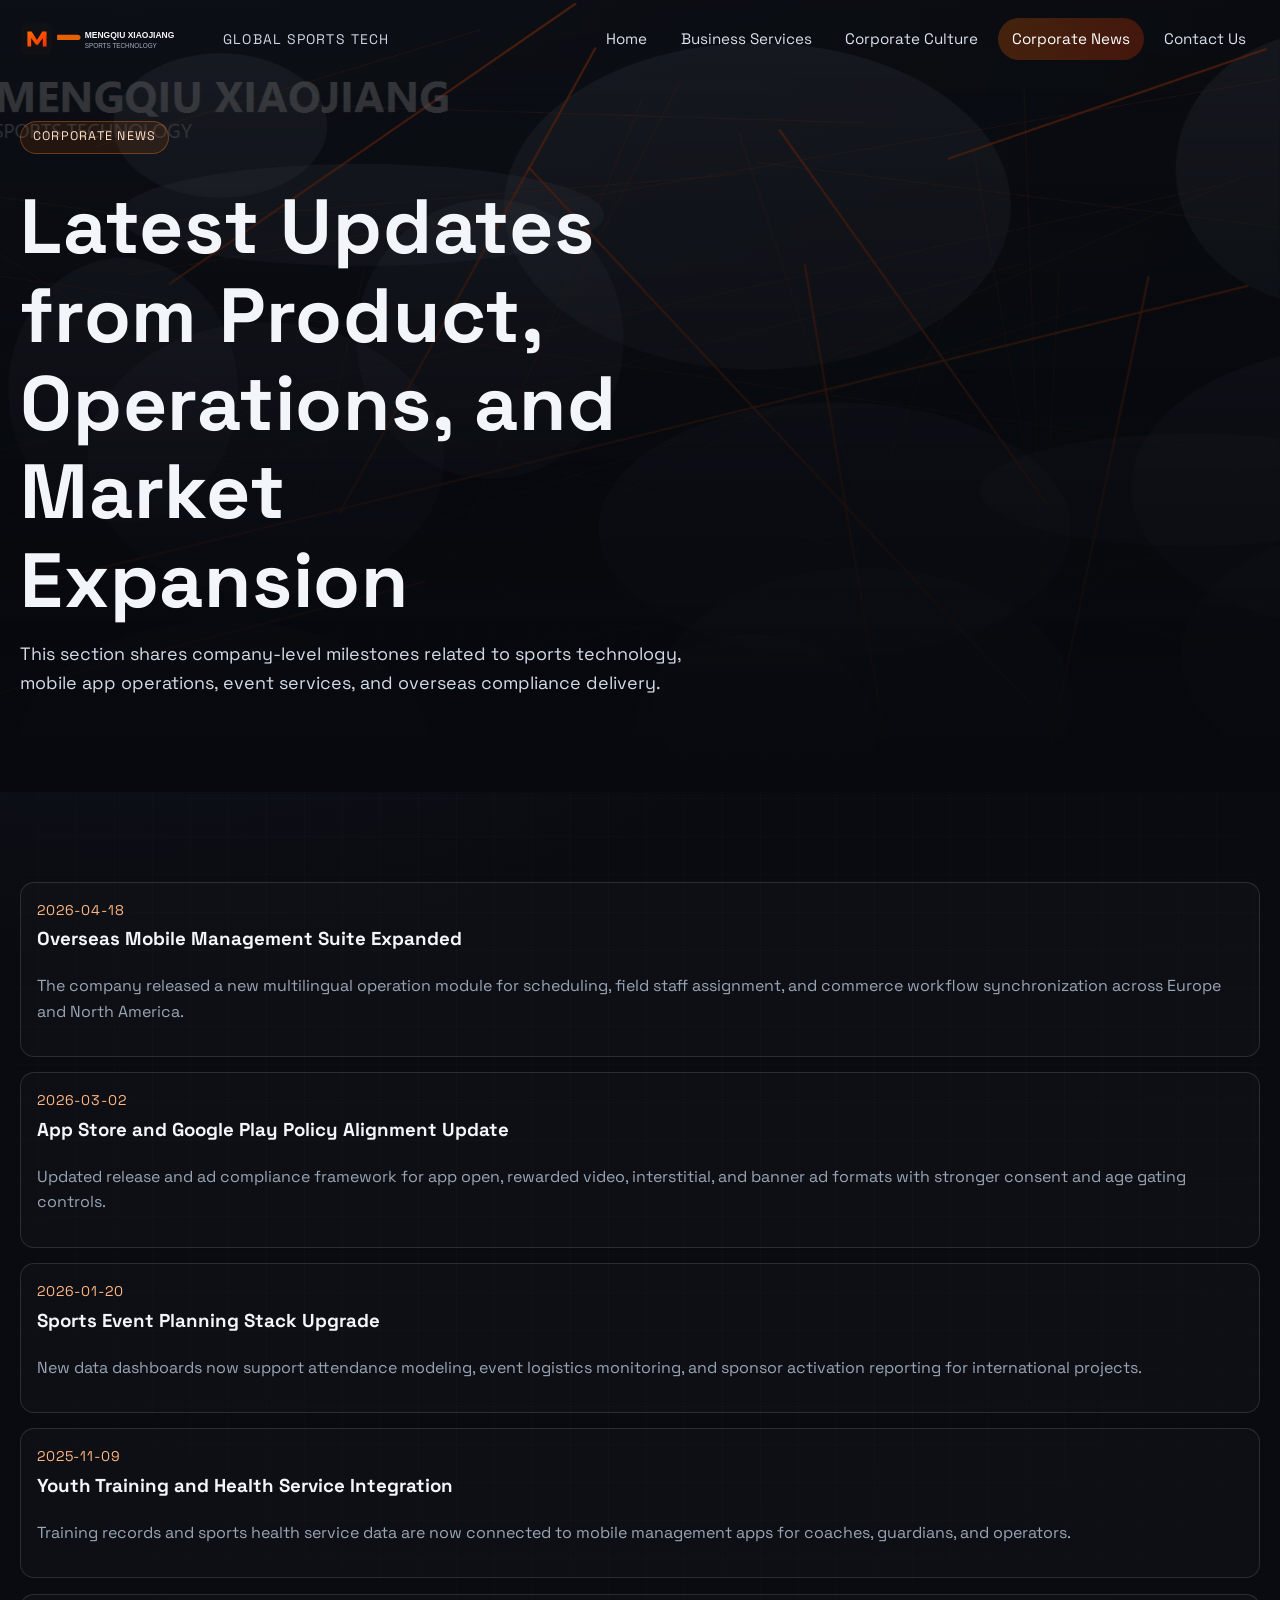
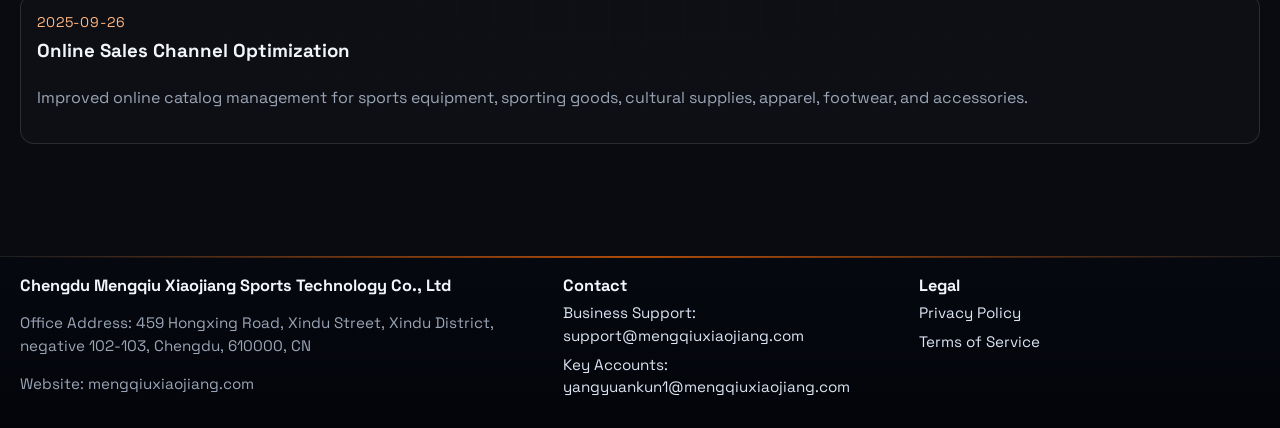
<file: news.html>
<!doctype html>
<html lang="en">
<head>
  <meta charset="utf-8">
  <meta http-equiv="x-ua-compatible" content="ie=edge">
  <meta name="viewport" content="width=device-width, initial-scale=1">
  <title>Corporate News | Chengdu Mengqiu Xiaojiang Sports Technology Co., Ltd</title>
  <meta name="description" content="Corporate news and updates from Chengdu Mengqiu Xiaojiang Sports Technology Co., Ltd for global partners and customers.">
  <meta name="robots" content="index,follow,max-image-preview:large,max-snippet:-1,max-video-preview:-1">
  <link rel="canonical" href="https://mengqiuxiaojiang.com/news.html">
  <link rel="preconnect" href="https://fonts.googleapis.com">
  <link rel="preconnect" href="https://fonts.gstatic.com" crossorigin>
  <link href="https://fonts.googleapis.com/css2?family=Space+Grotesk:wght@400;500;600;700&display=swap" rel="stylesheet">
  <link rel="stylesheet" href="css/styles.css">
</head>
<body class="site-mask">
  <header class="topbar">
    <div class="container nav-wrap">
      <a class="brand" href="index.html" aria-label="Mengqiu Xiaojiang Home">
        <img src="images/logo.svg" alt="Mengqiu Xiaojiang logo" width="180" height="32">
        <span class="brand-name">Global Sports Tech</span>
      </a>
      <button class="mobile-toggle" aria-label="Open navigation" aria-expanded="false">Menu</button>
      <nav class="nav-links" aria-label="Main navigation">
        <a href="index.html">Home</a>
        <a href="services.html">Business Services</a>
        <a href="culture.html">Corporate Culture</a>
        <a class="active" href="news.html">Corporate News</a>
        <a href="contact.html">Contact Us</a>
      </nav>
    </div>
  </header>

  <section class="page-hero">
    <img class="hero-bg float-parallax" data-speed="0.05" src="images/hero-news.png" alt="Corporate news background" width="1920" height="1080" loading="eager" fetchpriority="high">
    <div class="container hero-inner">
      <p class="eyebrow">Corporate News</p>
      <h1>Latest Updates from Product, Operations, and Market Expansion</h1>
      <p class="hero-sub">This section shares company-level milestones related to sports technology, mobile app operations, event services, and overseas compliance delivery.</p>
    </div>
  </section>

  <main>
    <section class="section">
      <div class="container">
        <div class="news-list">
          <article class="news-item reveal">
            <span class="news-date">2026-04-18</span>
            <h3>Overseas Mobile Management Suite Expanded</h3>
            <p class="muted">The company released a new multilingual operation module for scheduling, field staff assignment, and commerce workflow synchronization across Europe and North America.</p>
          </article>
          <article class="news-item reveal">
            <span class="news-date">2026-03-02</span>
            <h3>App Store and Google Play Policy Alignment Update</h3>
            <p class="muted">Updated release and ad compliance framework for app open, rewarded video, interstitial, and banner ad formats with stronger consent and age gating controls.</p>
          </article>
          <article class="news-item reveal">
            <span class="news-date">2026-01-20</span>
            <h3>Sports Event Planning Stack Upgrade</h3>
            <p class="muted">New data dashboards now support attendance modeling, event logistics monitoring, and sponsor activation reporting for international projects.</p>
          </article>
          <article class="news-item reveal">
            <span class="news-date">2025-11-09</span>
            <h3>Youth Training and Health Service Integration</h3>
            <p class="muted">Training records and sports health service data are now connected to mobile management apps for coaches, guardians, and operators.</p>
          </article>
          <article class="news-item reveal">
            <span class="news-date">2025-09-26</span>
            <h3>Online Sales Channel Optimization</h3>
            <p class="muted">Improved online catalog management for sports equipment, sporting goods, cultural supplies, apparel, footwear, and accessories.</p>
          </article>
        </div>
      </div>
    </section>
  </main>

  <footer>
    <div class="container footer-grid">
      <div>
        <h3>Chengdu Mengqiu Xiaojiang Sports Technology Co., Ltd</h3>
        <p class="muted">Office Address: 459 Hongxing Road, Xindu Street, Xindu District, negative 102-103, Chengdu, 610000, CN</p>
        <p class="muted">Website: <a href="https://mengqiuxiaojiang.com">mengqiuxiaojiang.com</a></p>
      </div>
      <div class="footer-links">
        <strong>Contact</strong>
        <a href="mailto:support@mengqiuxiaojiang.com">Business Support: support@mengqiuxiaojiang.com</a>
        <a href="mailto:yangyuankun1@mengqiuxiaojiang.com">Key Accounts: yangyuankun1@mengqiuxiaojiang.com</a>
      </div>
      <div class="footer-links">
        <strong>Legal</strong>
        <a href="privacy.html">Privacy Policy</a>
        <a href="terms.html">Terms of Service</a>
      </div>
    </div>
  </footer>

  <script src="js/main.js" defer></script>
</body>
</html>
</file>
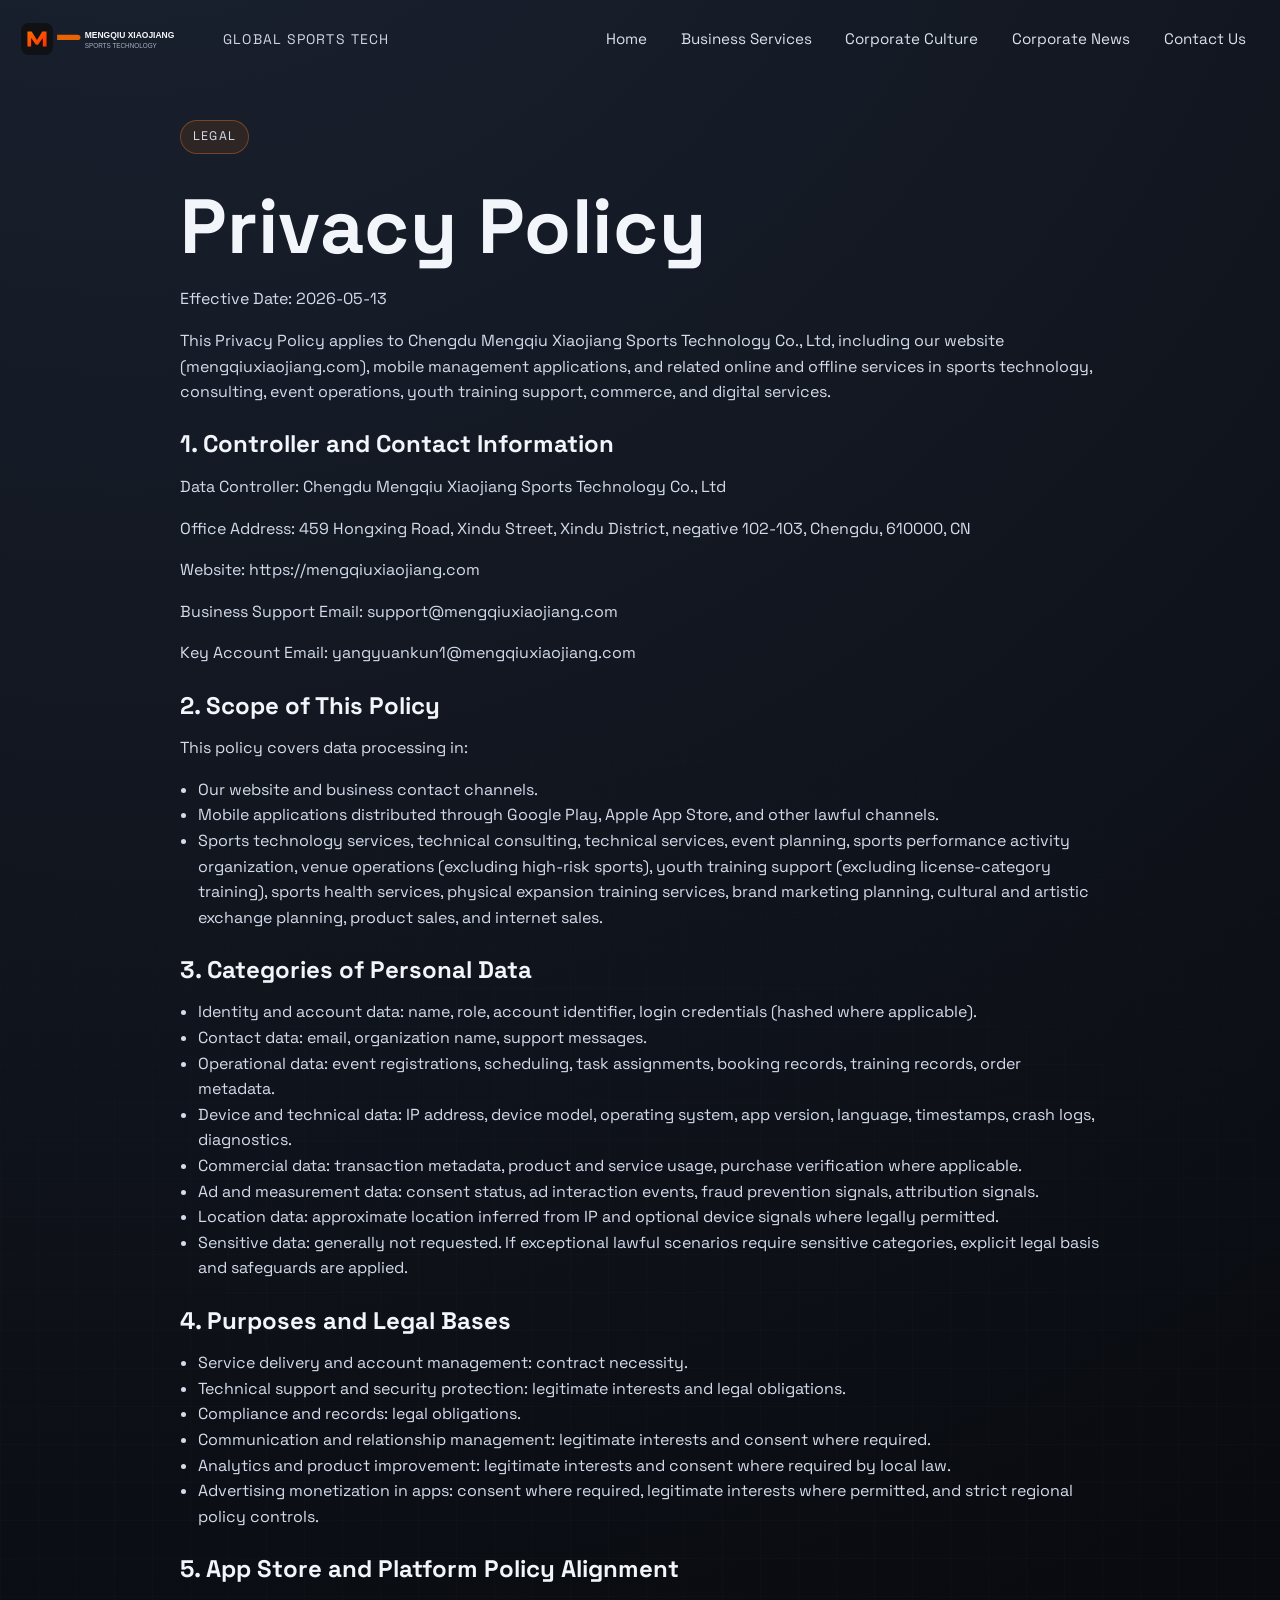
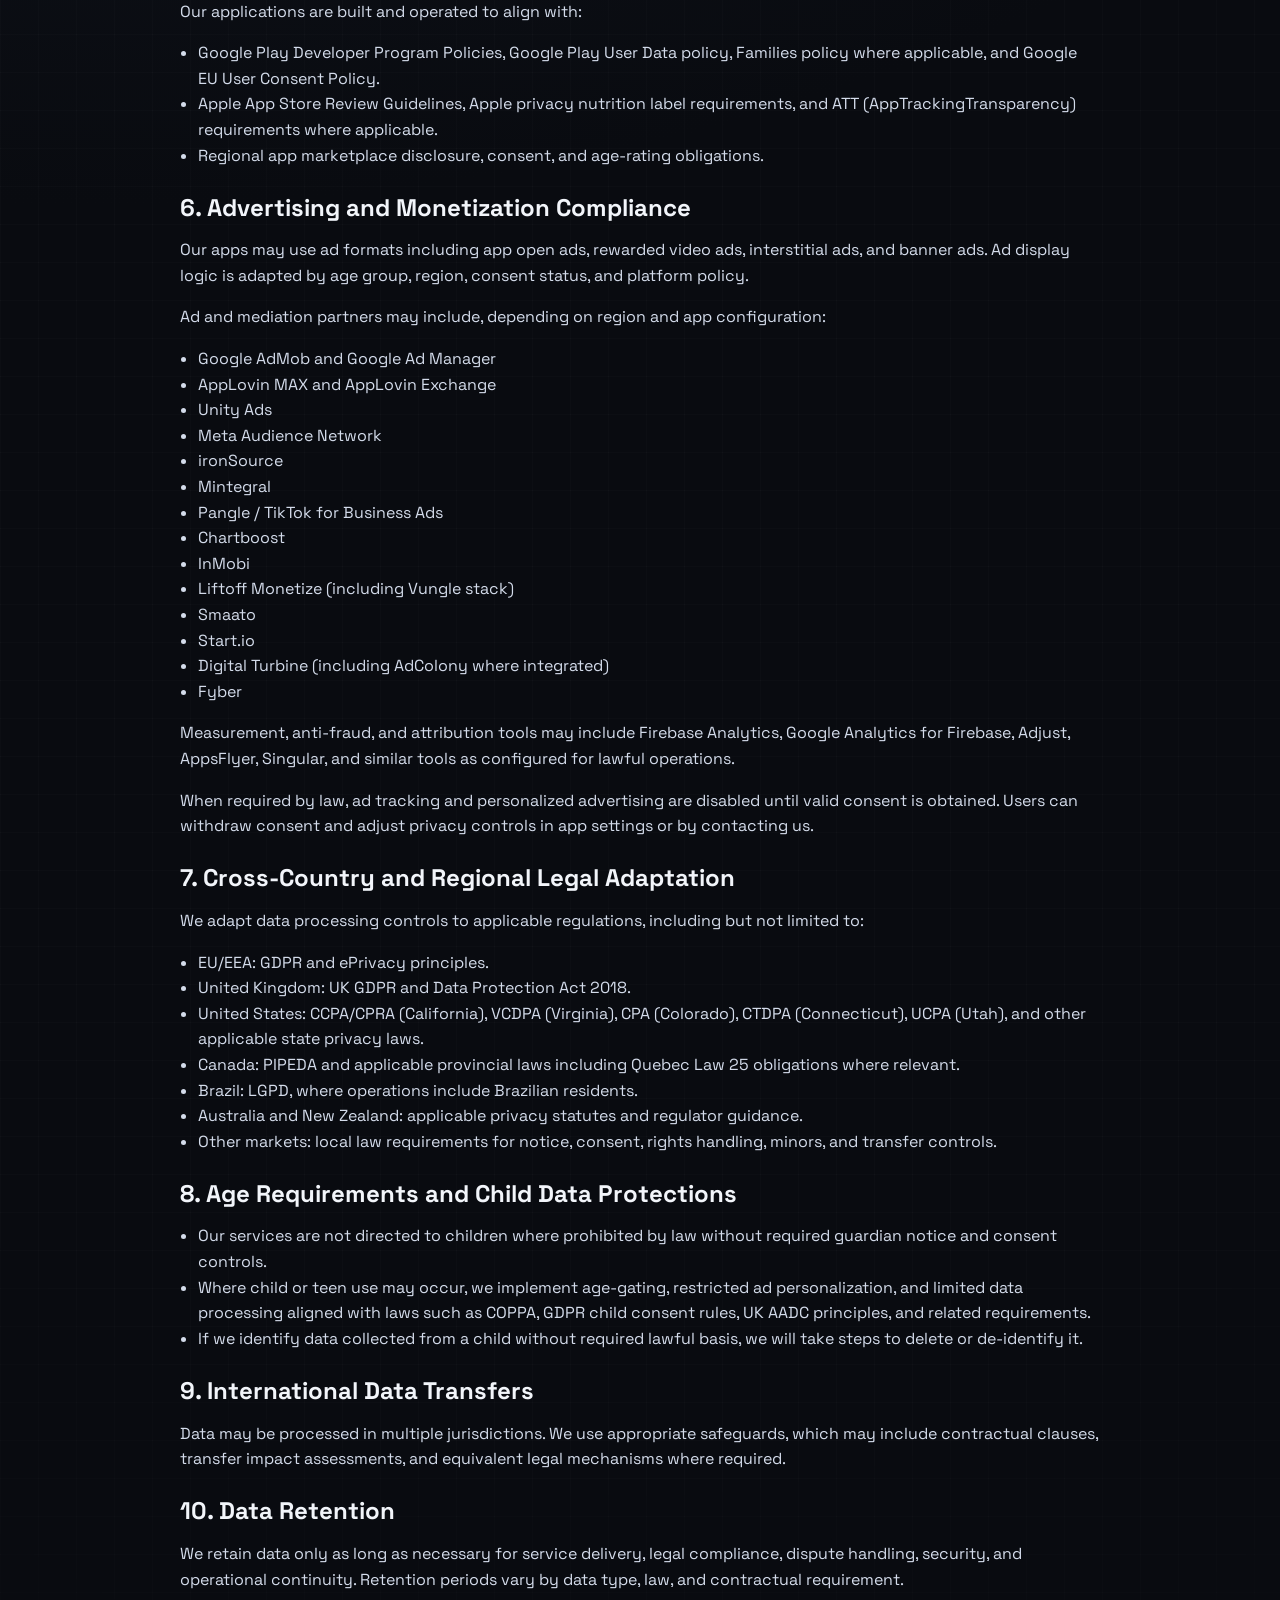
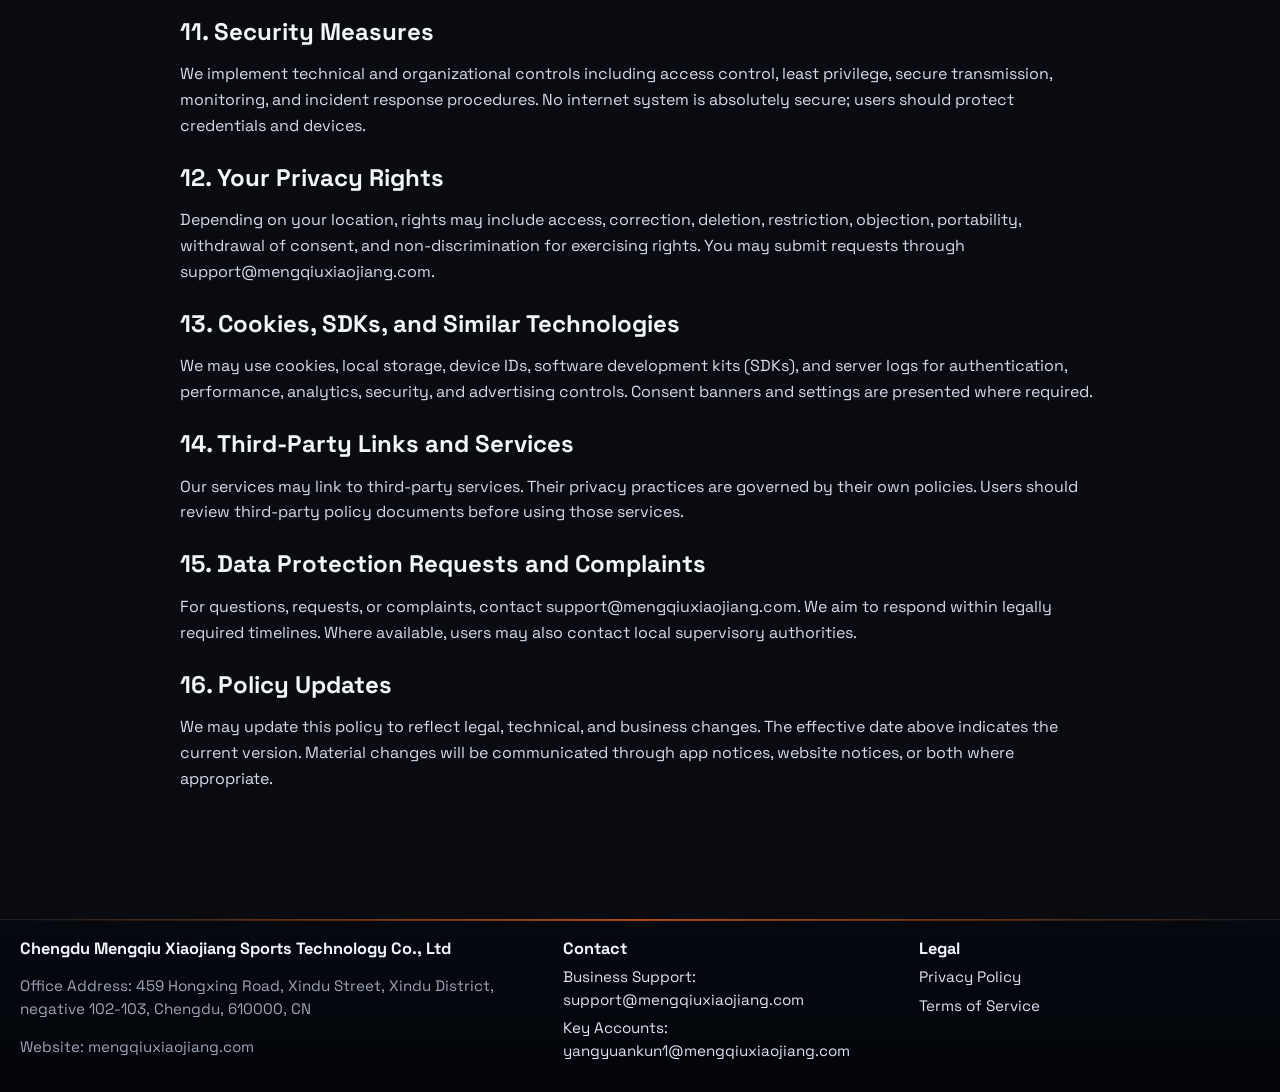
<file: privacy.html>
<!doctype html>
<html lang="en">
<head>
  <meta charset="utf-8">
  <meta http-equiv="x-ua-compatible" content="ie=edge">
  <meta name="viewport" content="width=device-width, initial-scale=1">
  <title>Privacy Policy | Chengdu Mengqiu Xiaojiang Sports Technology Co., Ltd</title>
  <meta name="description" content="Comprehensive privacy policy for Chengdu Mengqiu Xiaojiang Sports Technology Co., Ltd covering app stores, international privacy regulations, age requirements, and advertising platform compliance.">
  <meta name="robots" content="index,follow,max-image-preview:large,max-snippet:-1,max-video-preview:-1">
  <link rel="canonical" href="https://mengqiuxiaojiang.com/privacy.html">
  <link rel="preconnect" href="https://fonts.googleapis.com">
  <link rel="preconnect" href="https://fonts.gstatic.com" crossorigin>
  <link href="https://fonts.googleapis.com/css2?family=Space+Grotesk:wght@400;500;600;700&display=swap" rel="stylesheet">
  <link rel="stylesheet" href="css/styles.css">
</head>
<body class="site-mask">
  <header class="topbar">
    <div class="container nav-wrap">
      <a class="brand" href="index.html" aria-label="Mengqiu Xiaojiang Home">
        <img src="images/logo.svg" alt="Mengqiu Xiaojiang logo" width="180" height="32">
        <span class="brand-name">Global Sports Tech</span>
      </a>
      <button class="mobile-toggle" aria-label="Open navigation" aria-expanded="false">Menu</button>
      <nav class="nav-links" aria-label="Main navigation">
        <a href="index.html">Home</a>
        <a href="services.html">Business Services</a>
        <a href="culture.html">Corporate Culture</a>
        <a href="news.html">Corporate News</a>
        <a href="contact.html">Contact Us</a>
      </nav>
    </div>
  </header>

  <main class="page-intro section">
    <div class="container policy reveal">
      <p class="eyebrow">Legal</p>
      <h1>Privacy Policy</h1>
      <p class="muted">Effective Date: 2026-05-13</p>
      <p>This Privacy Policy applies to Chengdu Mengqiu Xiaojiang Sports Technology Co., Ltd, including our website (mengqiuxiaojiang.com), mobile management applications, and related online and offline services in sports technology, consulting, event operations, youth training support, commerce, and digital services.</p>

      <h2>1. Controller and Contact Information</h2>
      <p>Data Controller: Chengdu Mengqiu Xiaojiang Sports Technology Co., Ltd</p>
      <p>Office Address: 459 Hongxing Road, Xindu Street, Xindu District, negative 102-103, Chengdu, 610000, CN</p>
      <p>Website: <a href="https://mengqiuxiaojiang.com">https://mengqiuxiaojiang.com</a></p>
      <p>Business Support Email: <a href="mailto:support@mengqiuxiaojiang.com">support@mengqiuxiaojiang.com</a></p>
      <p>Key Account Email: <a href="mailto:yangyuankun1@mengqiuxiaojiang.com">yangyuankun1@mengqiuxiaojiang.com</a></p>

      <h2>2. Scope of This Policy</h2>
      <p>This policy covers data processing in:</p>
      <ul>
        <li>Our website and business contact channels.</li>
        <li>Mobile applications distributed through Google Play, Apple App Store, and other lawful channels.</li>
        <li>Sports technology services, technical consulting, technical services, event planning, sports performance activity organization, venue operations (excluding high-risk sports), youth training support (excluding license-category training), sports health services, physical expansion training services, brand marketing planning, cultural and artistic exchange planning, product sales, and internet sales.</li>
      </ul>

      <h2>3. Categories of Personal Data</h2>
      <ul>
        <li>Identity and account data: name, role, account identifier, login credentials (hashed where applicable).</li>
        <li>Contact data: email, organization name, support messages.</li>
        <li>Operational data: event registrations, scheduling, task assignments, booking records, training records, order metadata.</li>
        <li>Device and technical data: IP address, device model, operating system, app version, language, timestamps, crash logs, diagnostics.</li>
        <li>Commercial data: transaction metadata, product and service usage, purchase verification where applicable.</li>
        <li>Ad and measurement data: consent status, ad interaction events, fraud prevention signals, attribution signals.</li>
        <li>Location data: approximate location inferred from IP and optional device signals where legally permitted.</li>
        <li>Sensitive data: generally not requested. If exceptional lawful scenarios require sensitive categories, explicit legal basis and safeguards are applied.</li>
      </ul>

      <h2>4. Purposes and Legal Bases</h2>
      <ul>
        <li>Service delivery and account management: contract necessity.</li>
        <li>Technical support and security protection: legitimate interests and legal obligations.</li>
        <li>Compliance and records: legal obligations.</li>
        <li>Communication and relationship management: legitimate interests and consent where required.</li>
        <li>Analytics and product improvement: legitimate interests and consent where required by local law.</li>
        <li>Advertising monetization in apps: consent where required, legitimate interests where permitted, and strict regional policy controls.</li>
      </ul>

      <h2>5. App Store and Platform Policy Alignment</h2>
      <p>Our applications are built and operated to align with:</p>
      <ul>
        <li>Google Play Developer Program Policies, Google Play User Data policy, Families policy where applicable, and Google EU User Consent Policy.</li>
        <li>Apple App Store Review Guidelines, Apple privacy nutrition label requirements, and ATT (AppTrackingTransparency) requirements where applicable.</li>
        <li>Regional app marketplace disclosure, consent, and age-rating obligations.</li>
      </ul>

      <h2>6. Advertising and Monetization Compliance</h2>
      <p>Our apps may use ad formats including app open ads, rewarded video ads, interstitial ads, and banner ads. Ad display logic is adapted by age group, region, consent status, and platform policy.</p>
      <p>Ad and mediation partners may include, depending on region and app configuration:</p>
      <ul>
        <li>Google AdMob and Google Ad Manager</li>
        <li>AppLovin MAX and AppLovin Exchange</li>
        <li>Unity Ads</li>
        <li>Meta Audience Network</li>
        <li>ironSource</li>
        <li>Mintegral</li>
        <li>Pangle / TikTok for Business Ads</li>
        <li>Chartboost</li>
        <li>InMobi</li>
        <li>Liftoff Monetize (including Vungle stack)</li>
        <li>Smaato</li>
        <li>Start.io</li>
        <li>Digital Turbine (including AdColony where integrated)</li>
        <li>Fyber</li>
      </ul>
      <p>Measurement, anti-fraud, and attribution tools may include Firebase Analytics, Google Analytics for Firebase, Adjust, AppsFlyer, Singular, and similar tools as configured for lawful operations.</p>
      <p>When required by law, ad tracking and personalized advertising are disabled until valid consent is obtained. Users can withdraw consent and adjust privacy controls in app settings or by contacting us.</p>

      <h2>7. Cross-Country and Regional Legal Adaptation</h2>
      <p>We adapt data processing controls to applicable regulations, including but not limited to:</p>
      <ul>
        <li>EU/EEA: GDPR and ePrivacy principles.</li>
        <li>United Kingdom: UK GDPR and Data Protection Act 2018.</li>
        <li>United States: CCPA/CPRA (California), VCDPA (Virginia), CPA (Colorado), CTDPA (Connecticut), UCPA (Utah), and other applicable state privacy laws.</li>
        <li>Canada: PIPEDA and applicable provincial laws including Quebec Law 25 obligations where relevant.</li>
        <li>Brazil: LGPD, where operations include Brazilian residents.</li>
        <li>Australia and New Zealand: applicable privacy statutes and regulator guidance.</li>
        <li>Other markets: local law requirements for notice, consent, rights handling, minors, and transfer controls.</li>
      </ul>

      <h2>8. Age Requirements and Child Data Protections</h2>
      <ul>
        <li>Our services are not directed to children where prohibited by law without required guardian notice and consent controls.</li>
        <li>Where child or teen use may occur, we implement age-gating, restricted ad personalization, and limited data processing aligned with laws such as COPPA, GDPR child consent rules, UK AADC principles, and related requirements.</li>
        <li>If we identify data collected from a child without required lawful basis, we will take steps to delete or de-identify it.</li>
      </ul>

      <h2>9. International Data Transfers</h2>
      <p>Data may be processed in multiple jurisdictions. We use appropriate safeguards, which may include contractual clauses, transfer impact assessments, and equivalent legal mechanisms where required.</p>

      <h2>10. Data Retention</h2>
      <p>We retain data only as long as necessary for service delivery, legal compliance, dispute handling, security, and operational continuity. Retention periods vary by data type, law, and contractual requirement.</p>

      <h2>11. Security Measures</h2>
      <p>We implement technical and organizational controls including access control, least privilege, secure transmission, monitoring, and incident response procedures. No internet system is absolutely secure; users should protect credentials and devices.</p>

      <h2>12. Your Privacy Rights</h2>
      <p>Depending on your location, rights may include access, correction, deletion, restriction, objection, portability, withdrawal of consent, and non-discrimination for exercising rights. You may submit requests through support@mengqiuxiaojiang.com.</p>

      <h2>13. Cookies, SDKs, and Similar Technologies</h2>
      <p>We may use cookies, local storage, device IDs, software development kits (SDKs), and server logs for authentication, performance, analytics, security, and advertising controls. Consent banners and settings are presented where required.</p>

      <h2>14. Third-Party Links and Services</h2>
      <p>Our services may link to third-party services. Their privacy practices are governed by their own policies. Users should review third-party policy documents before using those services.</p>

      <h2>15. Data Protection Requests and Complaints</h2>
      <p>For questions, requests, or complaints, contact support@mengqiuxiaojiang.com. We aim to respond within legally required timelines. Where available, users may also contact local supervisory authorities.</p>

      <h2>16. Policy Updates</h2>
      <p>We may update this policy to reflect legal, technical, and business changes. The effective date above indicates the current version. Material changes will be communicated through app notices, website notices, or both where appropriate.</p>
    </div>
  </main>

  <footer>
    <div class="container footer-grid">
      <div>
        <h3>Chengdu Mengqiu Xiaojiang Sports Technology Co., Ltd</h3>
        <p class="muted">Office Address: 459 Hongxing Road, Xindu Street, Xindu District, negative 102-103, Chengdu, 610000, CN</p>
        <p class="muted">Website: <a href="https://mengqiuxiaojiang.com">mengqiuxiaojiang.com</a></p>
      </div>
      <div class="footer-links">
        <strong>Contact</strong>
        <a href="mailto:support@mengqiuxiaojiang.com">Business Support: support@mengqiuxiaojiang.com</a>
        <a href="mailto:yangyuankun1@mengqiuxiaojiang.com">Key Accounts: yangyuankun1@mengqiuxiaojiang.com</a>
      </div>
      <div class="footer-links">
        <strong>Legal</strong>
        <a href="privacy.html">Privacy Policy</a>
        <a href="terms.html">Terms of Service</a>
      </div>
    </div>
  </footer>

  <script src="js/main.js" defer></script>
</body>
</html>
</file>
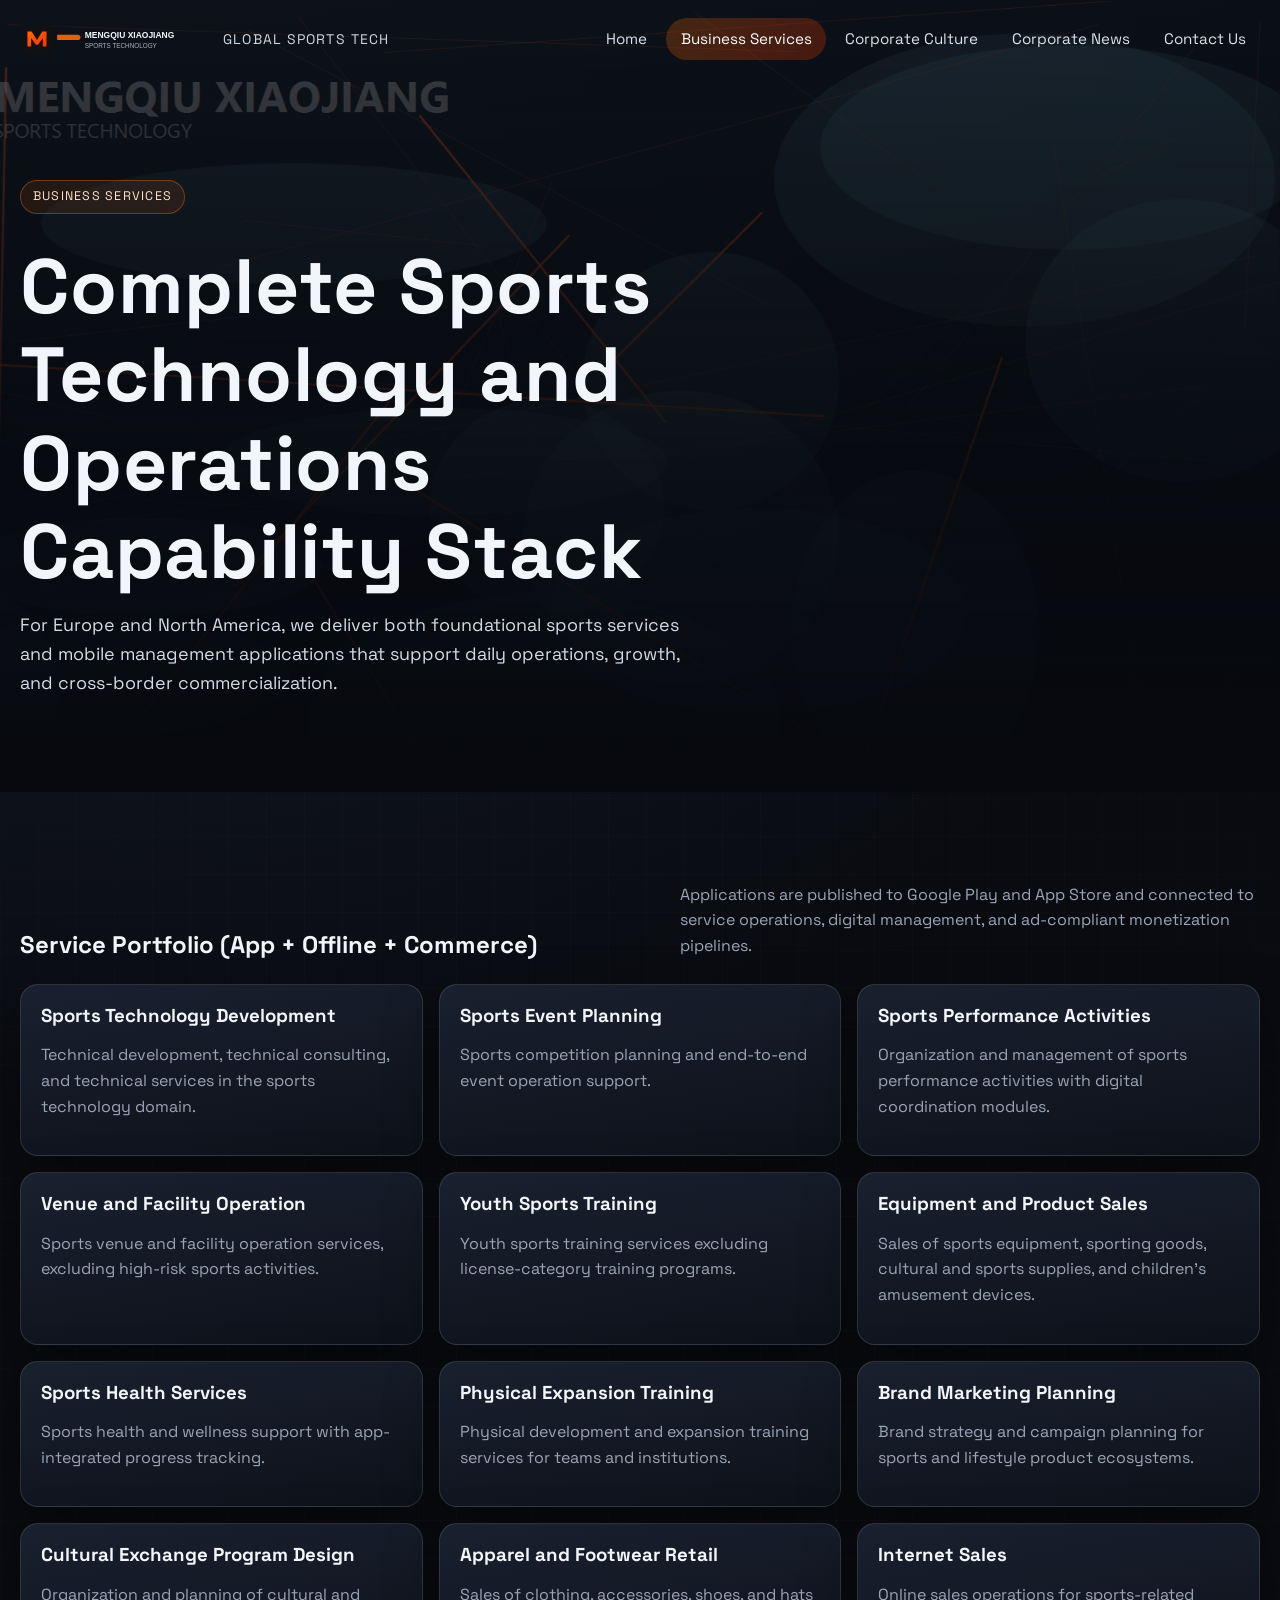
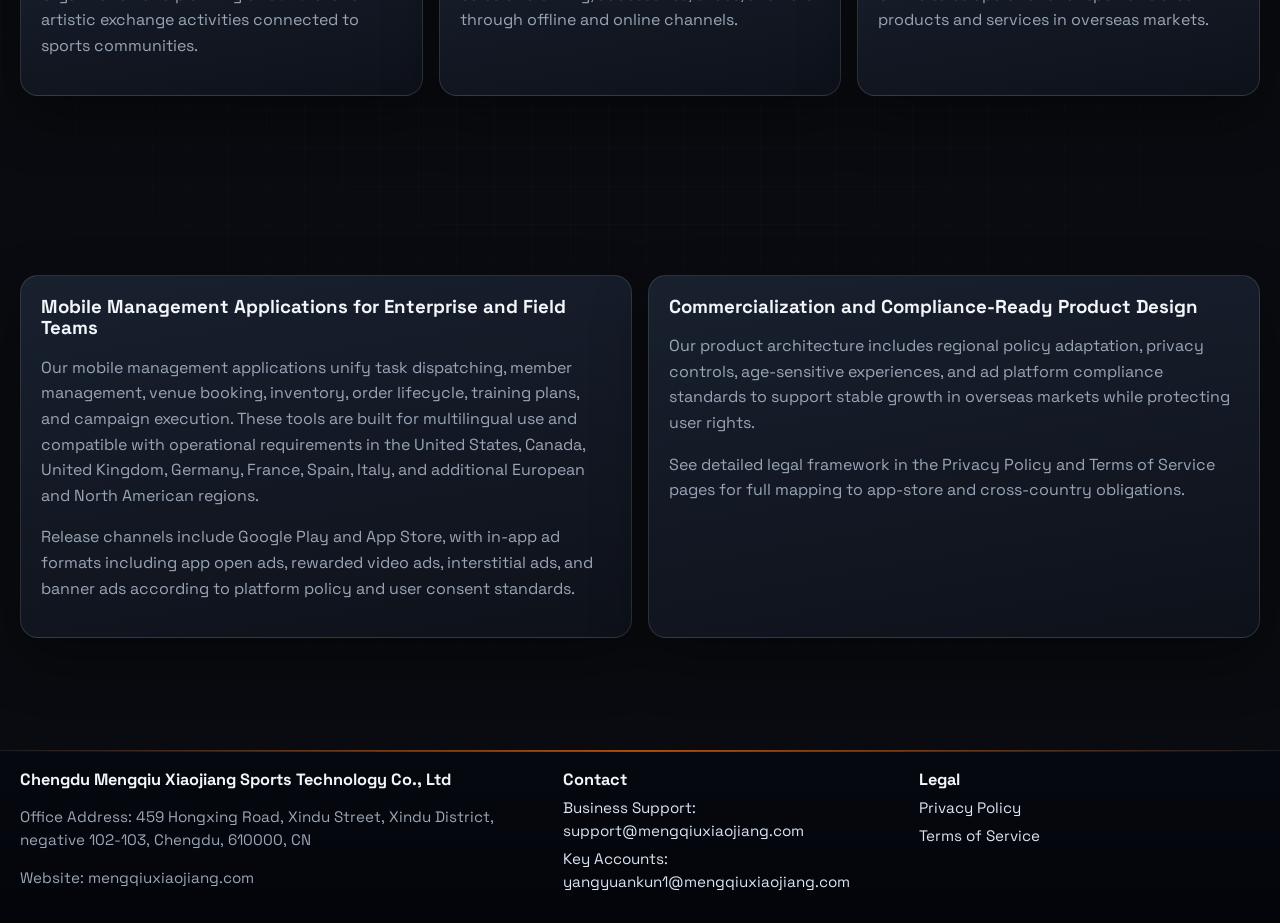
<file: services.html>
<!doctype html>
<html lang="en">
<head>
  <meta charset="utf-8">
  <meta http-equiv="x-ua-compatible" content="ie=edge">
  <meta name="viewport" content="width=device-width, initial-scale=1">
  <title>Business Services | Chengdu Mengqiu Xiaojiang Sports Technology Co., Ltd</title>
  <meta name="description" content="Complete business services for Europe and North America: sports technology development, consulting, event planning, venue operations, youth training, commerce, and mobile management apps on Google Play and App Store.">
  <meta name="robots" content="index,follow,max-image-preview:large,max-snippet:-1,max-video-preview:-1">
  <link rel="canonical" href="https://mengqiuxiaojiang.com/services.html">
  <link rel="preconnect" href="https://fonts.googleapis.com">
  <link rel="preconnect" href="https://fonts.gstatic.com" crossorigin>
  <link href="https://fonts.googleapis.com/css2?family=Space+Grotesk:wght@400;500;600;700&display=swap" rel="stylesheet">
  <link rel="stylesheet" href="css/styles.css">
  <meta property="og:type" content="website">
  <meta property="og:title" content="Business Services | Mengqiu Xiaojiang">
  <meta property="og:description" content="Integrated sports technology and mobile management service portfolio.">
  <meta property="og:url" content="https://mengqiuxiaojiang.com/services.html">
  <meta property="og:image" content="https://mengqiuxiaojiang.com/images/hero-services.png">
</head>
<body class="site-mask">
  <header class="topbar">
    <div class="container nav-wrap">
      <a class="brand" href="index.html" aria-label="Mengqiu Xiaojiang Home">
        <img src="images/logo.svg" alt="Mengqiu Xiaojiang logo" width="180" height="32">
        <span class="brand-name">Global Sports Tech</span>
      </a>
      <button class="mobile-toggle" aria-label="Open navigation" aria-expanded="false">Menu</button>
      <nav class="nav-links" aria-label="Main navigation">
        <a href="index.html">Home</a>
        <a class="active" href="services.html">Business Services</a>
        <a href="culture.html">Corporate Culture</a>
        <a href="news.html">Corporate News</a>
        <a href="contact.html">Contact Us</a>
      </nav>
    </div>
  </header>

  <section class="page-hero">
    <img class="hero-bg float-parallax" data-speed="0.05" src="images/hero-services.png" alt="Business services background" width="1920" height="1080" loading="eager" fetchpriority="high">
    <div class="container hero-inner">
      <p class="eyebrow">Business Services</p>
      <h1>Complete Sports Technology and Operations Capability Stack</h1>
      <p class="hero-sub">For Europe and North America, we deliver both foundational sports services and mobile management applications that support daily operations, growth, and cross-border commercialization.</p>
    </div>
  </section>

  <main>
    <section class="section">
      <div class="container">
        <div class="section-head reveal">
          <h2>Service Portfolio (App + Offline + Commerce)</h2>
          <p>Applications are published to Google Play and App Store and connected to service operations, digital management, and ad-compliant monetization pipelines.</p>
        </div>
        <div class="grid grid-3">
          <article class="card reveal"><div class="card-body"><h3>Sports Technology Development</h3><p class="muted">Technical development, technical consulting, and technical services in the sports technology domain.</p></div></article>
          <article class="card reveal"><div class="card-body"><h3>Sports Event Planning</h3><p class="muted">Sports competition planning and end-to-end event operation support.</p></div></article>
          <article class="card reveal"><div class="card-body"><h3>Sports Performance Activities</h3><p class="muted">Organization and management of sports performance activities with digital coordination modules.</p></div></article>
          <article class="card reveal"><div class="card-body"><h3>Venue and Facility Operation</h3><p class="muted">Sports venue and facility operation services, excluding high-risk sports activities.</p></div></article>
          <article class="card reveal"><div class="card-body"><h3>Youth Sports Training</h3><p class="muted">Youth sports training services excluding license-category training programs.</p></div></article>
          <article class="card reveal"><div class="card-body"><h3>Equipment and Product Sales</h3><p class="muted">Sales of sports equipment, sporting goods, cultural and sports supplies, and children's amusement devices.</p></div></article>
          <article class="card reveal"><div class="card-body"><h3>Sports Health Services</h3><p class="muted">Sports health and wellness support with app-integrated progress tracking.</p></div></article>
          <article class="card reveal"><div class="card-body"><h3>Physical Expansion Training</h3><p class="muted">Physical development and expansion training services for teams and institutions.</p></div></article>
          <article class="card reveal"><div class="card-body"><h3>Brand Marketing Planning</h3><p class="muted">Brand strategy and campaign planning for sports and lifestyle product ecosystems.</p></div></article>
          <article class="card reveal"><div class="card-body"><h3>Cultural Exchange Program Design</h3><p class="muted">Organization and planning of cultural and artistic exchange activities connected to sports communities.</p></div></article>
          <article class="card reveal"><div class="card-body"><h3>Apparel and Footwear Retail</h3><p class="muted">Sales of clothing, accessories, shoes, and hats through offline and online channels.</p></div></article>
          <article class="card reveal"><div class="card-body"><h3>Internet Sales</h3><p class="muted">Online sales operations for sports-related products and services in overseas markets.</p></div></article>
        </div>
      </div>
    </section>

    <section class="section">
      <div class="container grid grid-2">
        <article class="card reveal">
          <div class="card-body">
            <h3>Mobile Management Applications for Enterprise and Field Teams</h3>
            <p class="muted">Our mobile management applications unify task dispatching, member management, venue booking, inventory, order lifecycle, training plans, and campaign execution. These tools are built for multilingual use and compatible with operational requirements in the United States, Canada, United Kingdom, Germany, France, Spain, Italy, and additional European and North American regions.</p>
            <p class="muted">Release channels include Google Play and App Store, with in-app ad formats including app open ads, rewarded video ads, interstitial ads, and banner ads according to platform policy and user consent standards.</p>
          </div>
        </article>
        <article class="card reveal">
          <div class="card-body">
            <h3>Commercialization and Compliance-Ready Product Design</h3>
            <p class="muted">Our product architecture includes regional policy adaptation, privacy controls, age-sensitive experiences, and ad platform compliance standards to support stable growth in overseas markets while protecting user rights.</p>
            <p class="muted">See detailed legal framework in the Privacy Policy and Terms of Service pages for full mapping to app-store and cross-country obligations.</p>
          </div>
        </article>
      </div>
    </section>
  </main>

  <footer>
    <div class="container footer-grid">
      <div>
        <h3>Chengdu Mengqiu Xiaojiang Sports Technology Co., Ltd</h3>
        <p class="muted">Office Address: 459 Hongxing Road, Xindu Street, Xindu District, negative 102-103, Chengdu, 610000, CN</p>
        <p class="muted">Website: <a href="https://mengqiuxiaojiang.com">mengqiuxiaojiang.com</a></p>
      </div>
      <div class="footer-links">
        <strong>Contact</strong>
        <a href="mailto:support@mengqiuxiaojiang.com">Business Support: support@mengqiuxiaojiang.com</a>
        <a href="mailto:yangyuankun1@mengqiuxiaojiang.com">Key Accounts: yangyuankun1@mengqiuxiaojiang.com</a>
      </div>
      <div class="footer-links">
        <strong>Legal</strong>
        <a href="privacy.html">Privacy Policy</a>
        <a href="terms.html">Terms of Service</a>
      </div>
    </div>
  </footer>

  <script src="js/main.js" defer></script>
</body>
</html>
</file>
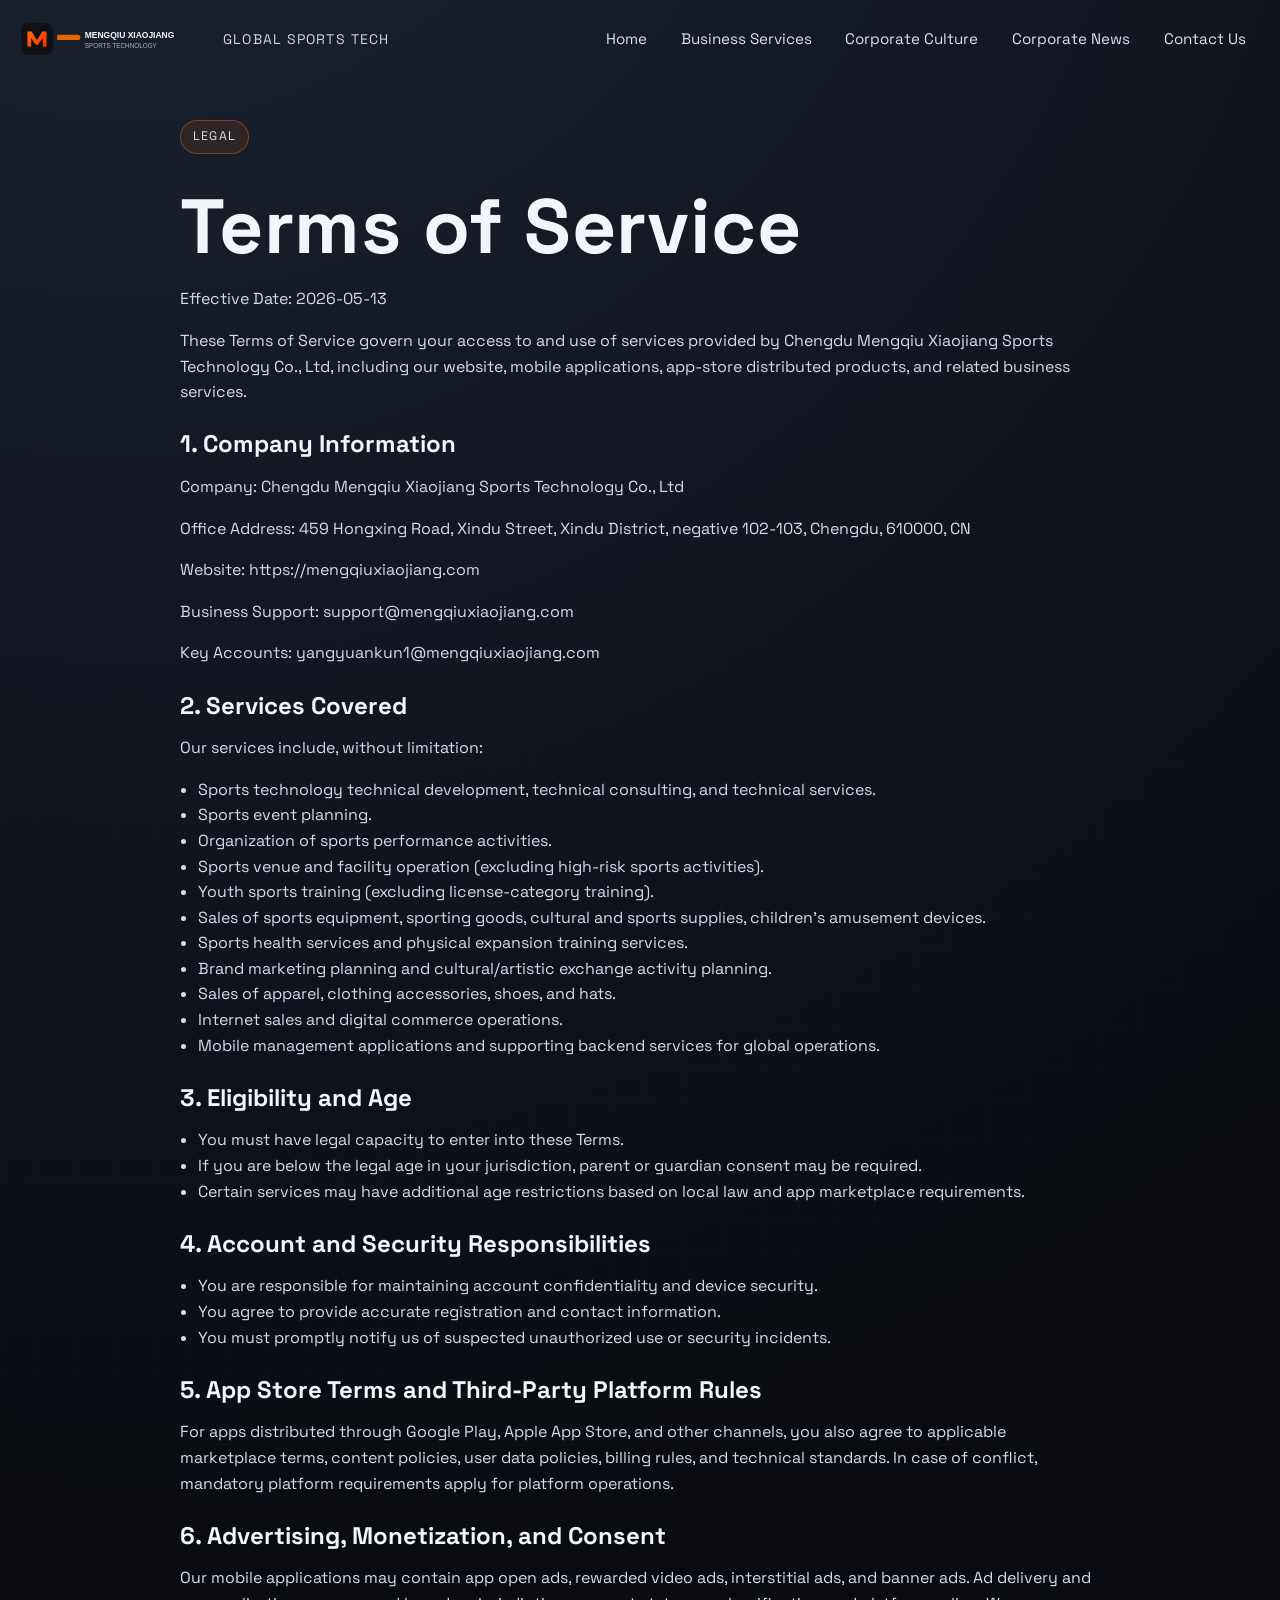
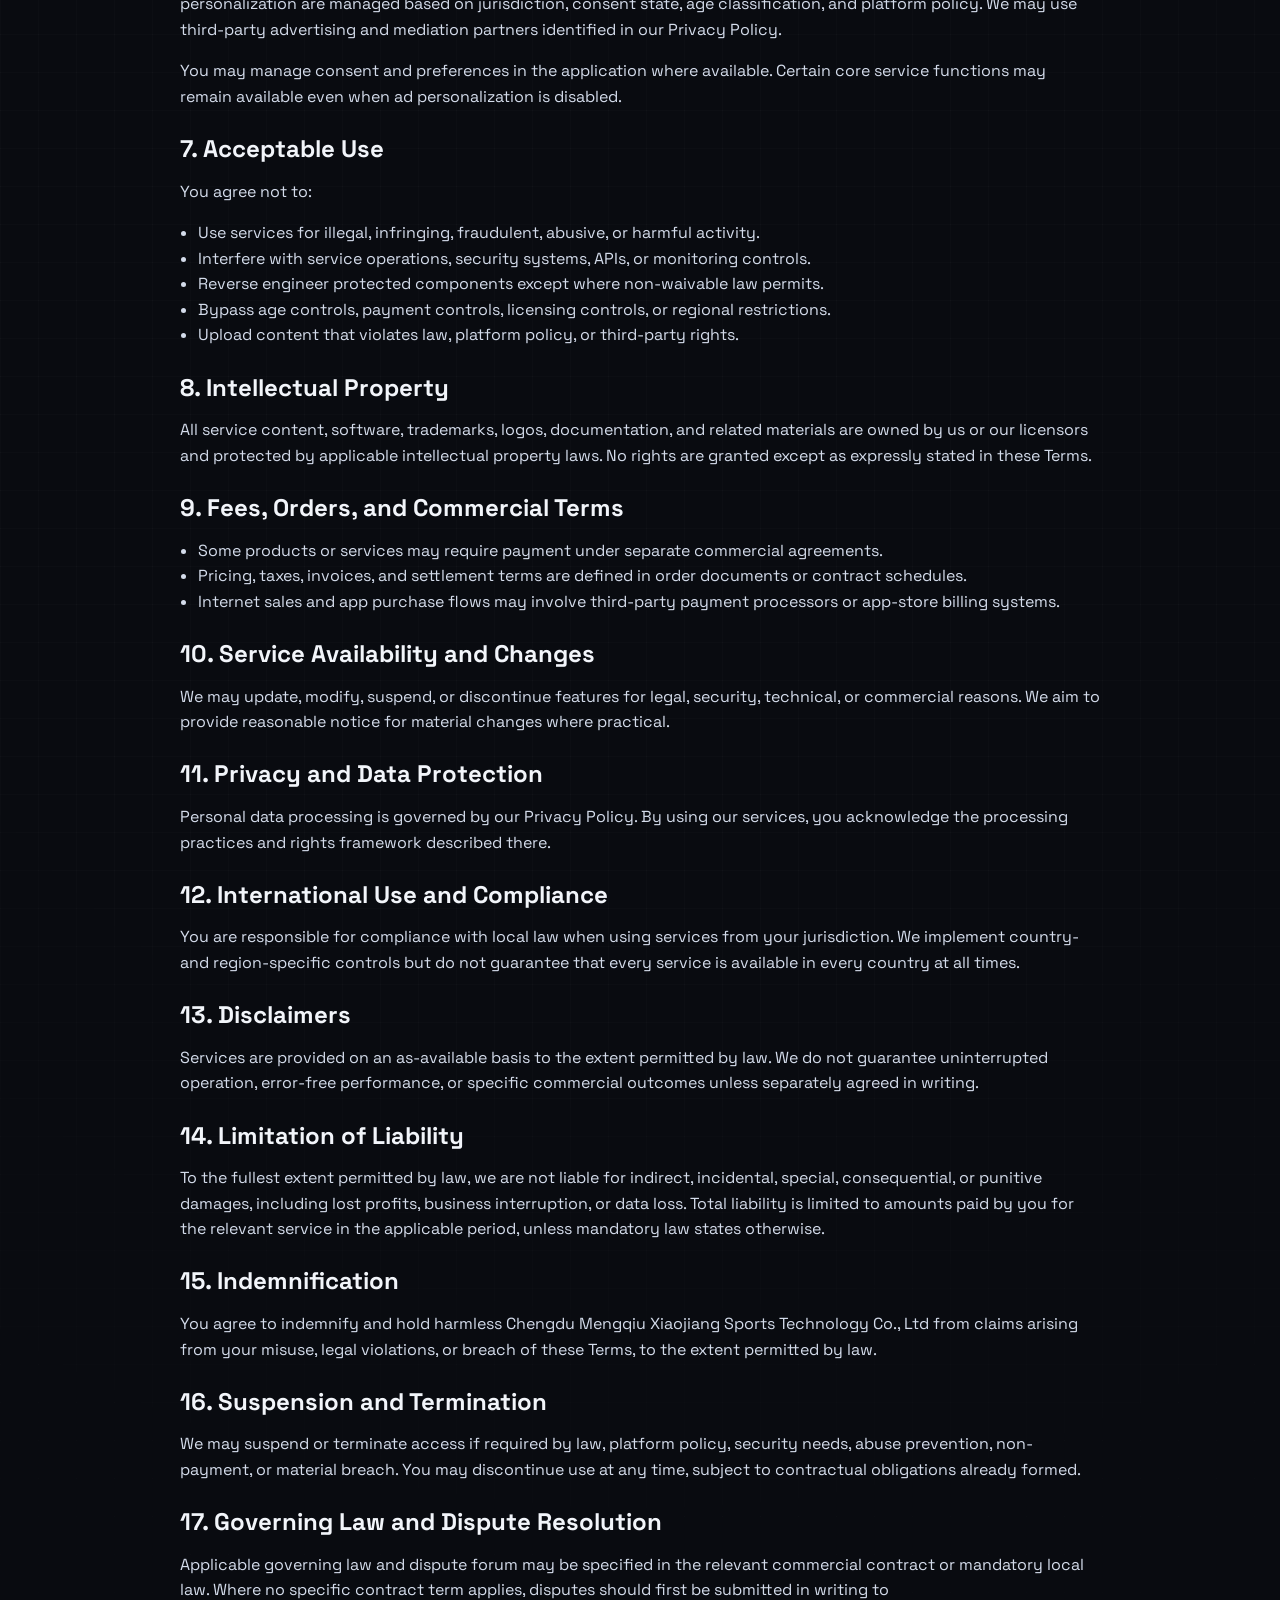
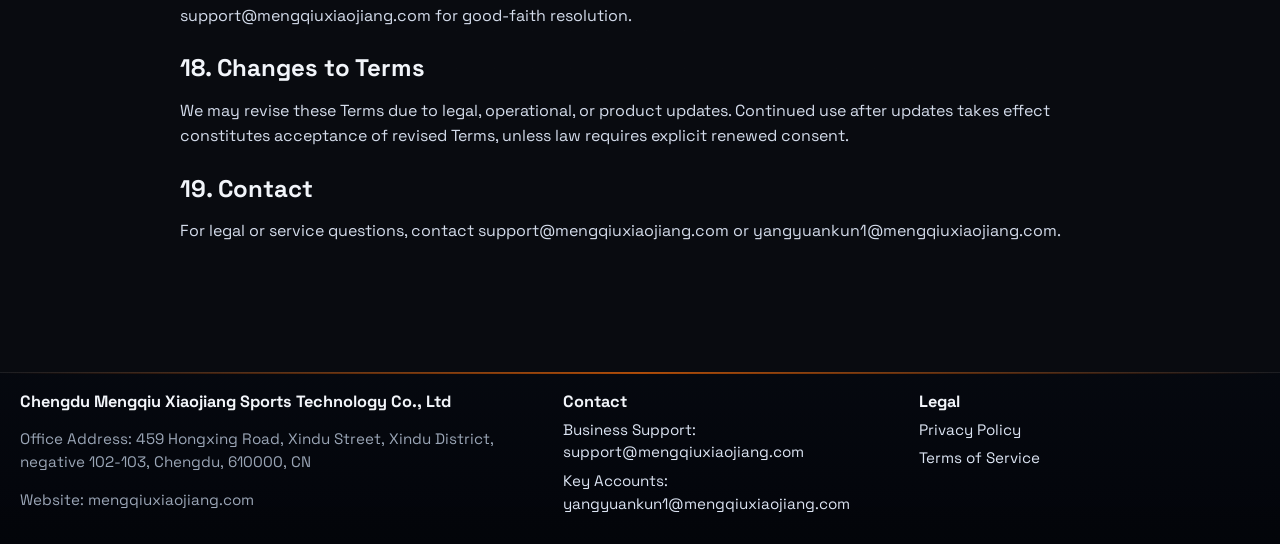
<file: terms.html>
<!doctype html>
<html lang="en">
<head>
  <meta charset="utf-8">
  <meta http-equiv="x-ua-compatible" content="ie=edge">
  <meta name="viewport" content="width=device-width, initial-scale=1">
  <title>Terms of Service | Chengdu Mengqiu Xiaojiang Sports Technology Co., Ltd</title>
  <meta name="description" content="Terms of Service for Chengdu Mengqiu Xiaojiang Sports Technology Co., Ltd website, mobile applications, and sports technology related services.">
  <meta name="robots" content="index,follow,max-image-preview:large,max-snippet:-1,max-video-preview:-1">
  <link rel="canonical" href="https://mengqiuxiaojiang.com/terms.html">
  <link rel="preconnect" href="https://fonts.googleapis.com">
  <link rel="preconnect" href="https://fonts.gstatic.com" crossorigin>
  <link href="https://fonts.googleapis.com/css2?family=Space+Grotesk:wght@400;500;600;700&display=swap" rel="stylesheet">
  <link rel="stylesheet" href="css/styles.css">
</head>
<body class="site-mask">
  <header class="topbar">
    <div class="container nav-wrap">
      <a class="brand" href="index.html" aria-label="Mengqiu Xiaojiang Home">
        <img src="images/logo.svg" alt="Mengqiu Xiaojiang logo" width="180" height="32">
        <span class="brand-name">Global Sports Tech</span>
      </a>
      <button class="mobile-toggle" aria-label="Open navigation" aria-expanded="false">Menu</button>
      <nav class="nav-links" aria-label="Main navigation">
        <a href="index.html">Home</a>
        <a href="services.html">Business Services</a>
        <a href="culture.html">Corporate Culture</a>
        <a href="news.html">Corporate News</a>
        <a href="contact.html">Contact Us</a>
      </nav>
    </div>
  </header>

  <main class="page-intro section">
    <div class="container policy reveal">
      <p class="eyebrow">Legal</p>
      <h1>Terms of Service</h1>
      <p class="muted">Effective Date: 2026-05-13</p>
      <p>These Terms of Service govern your access to and use of services provided by Chengdu Mengqiu Xiaojiang Sports Technology Co., Ltd, including our website, mobile applications, app-store distributed products, and related business services.</p>

      <h2>1. Company Information</h2>
      <p>Company: Chengdu Mengqiu Xiaojiang Sports Technology Co., Ltd</p>
      <p>Office Address: 459 Hongxing Road, Xindu Street, Xindu District, negative 102-103, Chengdu, 610000, CN</p>
      <p>Website: <a href="https://mengqiuxiaojiang.com">https://mengqiuxiaojiang.com</a></p>
      <p>Business Support: <a href="mailto:support@mengqiuxiaojiang.com">support@mengqiuxiaojiang.com</a></p>
      <p>Key Accounts: <a href="mailto:yangyuankun1@mengqiuxiaojiang.com">yangyuankun1@mengqiuxiaojiang.com</a></p>

      <h2>2. Services Covered</h2>
      <p>Our services include, without limitation:</p>
      <ul>
        <li>Sports technology technical development, technical consulting, and technical services.</li>
        <li>Sports event planning.</li>
        <li>Organization of sports performance activities.</li>
        <li>Sports venue and facility operation (excluding high-risk sports activities).</li>
        <li>Youth sports training (excluding license-category training).</li>
        <li>Sales of sports equipment, sporting goods, cultural and sports supplies, children's amusement devices.</li>
        <li>Sports health services and physical expansion training services.</li>
        <li>Brand marketing planning and cultural/artistic exchange activity planning.</li>
        <li>Sales of apparel, clothing accessories, shoes, and hats.</li>
        <li>Internet sales and digital commerce operations.</li>
        <li>Mobile management applications and supporting backend services for global operations.</li>
      </ul>

      <h2>3. Eligibility and Age</h2>
      <ul>
        <li>You must have legal capacity to enter into these Terms.</li>
        <li>If you are below the legal age in your jurisdiction, parent or guardian consent may be required.</li>
        <li>Certain services may have additional age restrictions based on local law and app marketplace requirements.</li>
      </ul>

      <h2>4. Account and Security Responsibilities</h2>
      <ul>
        <li>You are responsible for maintaining account confidentiality and device security.</li>
        <li>You agree to provide accurate registration and contact information.</li>
        <li>You must promptly notify us of suspected unauthorized use or security incidents.</li>
      </ul>

      <h2>5. App Store Terms and Third-Party Platform Rules</h2>
      <p>For apps distributed through Google Play, Apple App Store, and other channels, you also agree to applicable marketplace terms, content policies, user data policies, billing rules, and technical standards. In case of conflict, mandatory platform requirements apply for platform operations.</p>

      <h2>6. Advertising, Monetization, and Consent</h2>
      <p>Our mobile applications may contain app open ads, rewarded video ads, interstitial ads, and banner ads. Ad delivery and personalization are managed based on jurisdiction, consent state, age classification, and platform policy. We may use third-party advertising and mediation partners identified in our Privacy Policy.</p>
      <p>You may manage consent and preferences in the application where available. Certain core service functions may remain available even when ad personalization is disabled.</p>

      <h2>7. Acceptable Use</h2>
      <p>You agree not to:</p>
      <ul>
        <li>Use services for illegal, infringing, fraudulent, abusive, or harmful activity.</li>
        <li>Interfere with service operations, security systems, APIs, or monitoring controls.</li>
        <li>Reverse engineer protected components except where non-waivable law permits.</li>
        <li>Bypass age controls, payment controls, licensing controls, or regional restrictions.</li>
        <li>Upload content that violates law, platform policy, or third-party rights.</li>
      </ul>

      <h2>8. Intellectual Property</h2>
      <p>All service content, software, trademarks, logos, documentation, and related materials are owned by us or our licensors and protected by applicable intellectual property laws. No rights are granted except as expressly stated in these Terms.</p>

      <h2>9. Fees, Orders, and Commercial Terms</h2>
      <ul>
        <li>Some products or services may require payment under separate commercial agreements.</li>
        <li>Pricing, taxes, invoices, and settlement terms are defined in order documents or contract schedules.</li>
        <li>Internet sales and app purchase flows may involve third-party payment processors or app-store billing systems.</li>
      </ul>

      <h2>10. Service Availability and Changes</h2>
      <p>We may update, modify, suspend, or discontinue features for legal, security, technical, or commercial reasons. We aim to provide reasonable notice for material changes where practical.</p>

      <h2>11. Privacy and Data Protection</h2>
      <p>Personal data processing is governed by our Privacy Policy. By using our services, you acknowledge the processing practices and rights framework described there.</p>

      <h2>12. International Use and Compliance</h2>
      <p>You are responsible for compliance with local law when using services from your jurisdiction. We implement country- and region-specific controls but do not guarantee that every service is available in every country at all times.</p>

      <h2>13. Disclaimers</h2>
      <p>Services are provided on an as-available basis to the extent permitted by law. We do not guarantee uninterrupted operation, error-free performance, or specific commercial outcomes unless separately agreed in writing.</p>

      <h2>14. Limitation of Liability</h2>
      <p>To the fullest extent permitted by law, we are not liable for indirect, incidental, special, consequential, or punitive damages, including lost profits, business interruption, or data loss. Total liability is limited to amounts paid by you for the relevant service in the applicable period, unless mandatory law states otherwise.</p>

      <h2>15. Indemnification</h2>
      <p>You agree to indemnify and hold harmless Chengdu Mengqiu Xiaojiang Sports Technology Co., Ltd from claims arising from your misuse, legal violations, or breach of these Terms, to the extent permitted by law.</p>

      <h2>16. Suspension and Termination</h2>
      <p>We may suspend or terminate access if required by law, platform policy, security needs, abuse prevention, non-payment, or material breach. You may discontinue use at any time, subject to contractual obligations already formed.</p>

      <h2>17. Governing Law and Dispute Resolution</h2>
      <p>Applicable governing law and dispute forum may be specified in the relevant commercial contract or mandatory local law. Where no specific contract term applies, disputes should first be submitted in writing to support@mengqiuxiaojiang.com for good-faith resolution.</p>

      <h2>18. Changes to Terms</h2>
      <p>We may revise these Terms due to legal, operational, or product updates. Continued use after updates takes effect constitutes acceptance of revised Terms, unless law requires explicit renewed consent.</p>

      <h2>19. Contact</h2>
      <p>For legal or service questions, contact support@mengqiuxiaojiang.com or yangyuankun1@mengqiuxiaojiang.com.</p>
    </div>
  </main>

  <footer>
    <div class="container footer-grid">
      <div>
        <h3>Chengdu Mengqiu Xiaojiang Sports Technology Co., Ltd</h3>
        <p class="muted">Office Address: 459 Hongxing Road, Xindu Street, Xindu District, negative 102-103, Chengdu, 610000, CN</p>
        <p class="muted">Website: <a href="https://mengqiuxiaojiang.com">mengqiuxiaojiang.com</a></p>
      </div>
      <div class="footer-links">
        <strong>Contact</strong>
        <a href="mailto:support@mengqiuxiaojiang.com">Business Support: support@mengqiuxiaojiang.com</a>
        <a href="mailto:yangyuankun1@mengqiuxiaojiang.com">Key Accounts: yangyuankun1@mengqiuxiaojiang.com</a>
      </div>
      <div class="footer-links">
        <strong>Legal</strong>
        <a href="privacy.html">Privacy Policy</a>
        <a href="terms.html">Terms of Service</a>
      </div>
    </div>
  </footer>

  <script src="js/main.js" defer></script>
</body>
</html>
</file>
<file: css/styles.css>
:root {
  --bg: #090b10;
  --panel: #111621;
  --panel-2: #151c29;
  --text: #f2f5fa;
  --muted: #9aa5b6;
  --line: rgba(255, 255, 255, 0.12);
  --brand: #ff6900;
  --brand-2: #ff3b00;
  --ok: #5cffb5;
  --max: 1240px;
  --radius: 18px;
  --shadow: 0 22px 54px rgba(0, 0, 0, 0.38);
}

* {
  box-sizing: border-box;
}

html {
  scroll-behavior: smooth;
}

body {
  margin: 0;
  color: var(--text);
  background: radial-gradient(circle at 10% -10%, #1c2433 0%, var(--bg) 46%), linear-gradient(170deg, #090b10 0%, #07090e 100%);
  font-family: "Space Grotesk", "Segoe UI", sans-serif;
  line-height: 1.6;
  overflow-x: hidden;
}

body::before {
  content: "";
  position: fixed;
  inset: 0;
  pointer-events: none;
  background-image: linear-gradient(rgba(255, 255, 255, 0.045) 1px, transparent 1px), linear-gradient(90deg, rgba(255, 255, 255, 0.045) 1px, transparent 1px);
  background-size: 38px 38px;
  mask-image: radial-gradient(circle at 50% 50%, black 30%, transparent 85%);
  opacity: 0.45;
}

a {
  color: inherit;
  text-decoration: none;
}

img {
  max-width: 100%;
  display: block;
}

.container {
  width: min(100% - 2.2rem, var(--max));
  margin-inline: auto;
}

.topbar {
  position: fixed;
  top: 0;
  left: 0;
  right: 0;
  z-index: 50;
  border-bottom: 1px solid transparent;
  transition: background 0.35s ease, border-color 0.35s ease, backdrop-filter 0.35s ease;
}

.topbar.scrolled {
  background: rgba(8, 10, 14, 0.78);
  backdrop-filter: blur(12px);
  border-color: var(--line);
}

.nav-wrap {
  min-height: 78px;
  display: flex;
  align-items: center;
  justify-content: space-between;
  gap: 1rem;
}

.brand {
  display: inline-flex;
  align-items: center;
  gap: 0.75rem;
}

.brand img {
  height: 34px;
  width: auto;
}

.brand-name {
  font-size: 0.87rem;
  letter-spacing: 0.08em;
  text-transform: uppercase;
  color: #cfd6e2;
}

.nav-links {
  display: flex;
  align-items: center;
  gap: 0.3rem;
}

.nav-links a {
  padding: 0.55rem 0.9rem;
  border-radius: 999px;
  color: #dbe2ee;
  font-size: 0.95rem;
  transition: color 0.25s ease, background 0.25s ease;
}

.nav-links a.active,
.nav-links a:hover,
.nav-links a:focus-visible {
  background: linear-gradient(90deg, rgba(255, 105, 0, 0.24), rgba(255, 59, 0, 0.24));
  color: white;
}

.mobile-toggle {
  display: none;
  border: 1px solid var(--line);
  border-radius: 10px;
  background: transparent;
  color: var(--text);
  padding: 0.45rem 0.6rem;
  cursor: pointer;
}

.page-hero {
  min-height: 88svh;
  display: flex;
  align-items: end;
  position: relative;
  overflow: clip;
  padding-top: 90px;
}

.page-hero .hero-bg {
  position: absolute;
  inset: 0;
  width: 100%;
  height: 100%;
  object-fit: cover;
  transform: scale(1.06);
  opacity: 0.72;
}

.page-hero::after {
  content: "";
  position: absolute;
  inset: 0;
  background: linear-gradient(180deg, rgba(7, 9, 14, 0.42) 0%, rgba(7, 9, 14, 0.85) 60%, rgba(7, 9, 14, 1) 100%);
}

.hero-inner {
  position: relative;
  z-index: 1;
  padding-bottom: clamp(2rem, 6vw, 5.5rem);
}

.eyebrow {
  display: inline-flex;
  align-items: center;
  gap: 0.5rem;
  color: #ffe0ca;
  border: 1px solid rgba(255, 130, 40, 0.34);
  border-radius: 999px;
  padding: 0.35rem 0.75rem;
  font-size: 0.78rem;
  letter-spacing: 0.1em;
  text-transform: uppercase;
  background: rgba(255, 105, 0, 0.1);
}

h1,
h2,
h3 {
  margin: 0;
  line-height: 1.15;
}

h1 {
  margin-top: 1rem;
  font-size: clamp(2.1rem, 6vw, 5.1rem);
  max-width: 13ch;
  letter-spacing: 0.01em;
}

.hero-sub {
  margin-top: 1rem;
  max-width: 62ch;
  color: #d3dbe8;
  font-size: clamp(1rem, 1.4vw, 1.16rem);
}

.hero-cta {
  display: flex;
  flex-wrap: wrap;
  gap: 0.85rem;
  margin-top: 1.7rem;
}

.btn {
  display: inline-flex;
  align-items: center;
  justify-content: center;
  padding: 0.8rem 1.15rem;
  border-radius: 12px;
  border: 1px solid transparent;
  font-weight: 600;
  transition: transform 0.25s ease, box-shadow 0.25s ease, background 0.25s ease;
}

.btn-primary {
  background: linear-gradient(90deg, var(--brand), var(--brand-2));
  color: white;
  box-shadow: 0 12px 26px rgba(255, 90, 0, 0.34);
}

.btn-outline {
  border-color: var(--line);
  color: #ecf2ff;
  background: rgba(255, 255, 255, 0.03);
}

.btn:hover,
.btn:focus-visible {
  transform: translateY(-2px);
}

main {
  position: relative;
  z-index: 2;
}

.section {
  padding: clamp(3rem, 7vw, 6rem) 0;
}

.section-head {
  display: flex;
  justify-content: space-between;
  align-items: end;
  gap: 1rem;
  margin-bottom: 1.6rem;
}

.section-head p {
  max-width: 58ch;
  color: var(--muted);
  margin: 0;
}

.grid {
  display: grid;
  gap: 1rem;
}

.grid-3 {
  grid-template-columns: repeat(3, minmax(0, 1fr));
}

.grid-2 {
  grid-template-columns: repeat(2, minmax(0, 1fr));
}

.card {
  background: linear-gradient(170deg, rgba(26, 34, 49, 0.95), rgba(14, 18, 27, 0.95));
  border: 1px solid var(--line);
  border-radius: var(--radius);
  box-shadow: var(--shadow);
  overflow: hidden;
}

.card-body {
  padding: 1.25rem;
}

.icon-box {
  width: 56px;
  height: 56px;
  border-radius: 14px;
  background: rgba(255, 105, 0, 0.15);
  border: 1px solid rgba(255, 105, 0, 0.4);
  display: grid;
  place-items: center;
  margin-bottom: 0.9rem;
}

.icon-box img {
  width: 34px;
  height: 34px;
}

.kpi-wrap {
  display: grid;
  grid-template-columns: repeat(4, minmax(0, 1fr));
  gap: 1rem;
}

.kpi {
  border: 1px solid var(--line);
  background: linear-gradient(180deg, rgba(255, 255, 255, 0.05), rgba(255, 255, 255, 0.01));
  border-radius: 16px;
  padding: 1.2rem;
}

.kpi strong {
  display: block;
  font-size: clamp(1.5rem, 4vw, 2.5rem);
  letter-spacing: 0.03em;
  margin-bottom: 0.3rem;
}

.app-stack {
  position: relative;
}

.app-stack::before {
  content: "";
  position: absolute;
  inset: 0;
  background: radial-gradient(circle at 90% 20%, rgba(255, 104, 0, 0.18), transparent 50%);
  pointer-events: none;
}

.feature-list {
  margin: 1rem 0 0;
  padding-left: 1.1rem;
  display: grid;
  gap: 0.5rem;
}

.feature-list li {
  color: #d5ddeb;
}

.tag-row {
  display: flex;
  flex-wrap: wrap;
  gap: 0.5rem;
  margin-top: 1rem;
}

.tag {
  font-size: 0.78rem;
  letter-spacing: 0.04em;
  text-transform: uppercase;
  border: 1px solid rgba(255, 150, 78, 0.5);
  color: #ffd7b8;
  border-radius: 999px;
  padding: 0.3rem 0.55rem;
  background: rgba(255, 105, 0, 0.09);
}

.faq-item {
  border: 1px solid var(--line);
  border-radius: 12px;
  padding: 0.8rem 0.9rem;
  margin-top: 0.75rem;
  background: rgba(255, 255, 255, 0.02);
}

.faq-item summary {
  cursor: pointer;
  font-weight: 600;
  color: #eef3fd;
}

.faq-item p {
  margin: 0.6rem 0 0;
}

.final-cta {
  background: linear-gradient(160deg, rgba(255, 103, 0, 0.19), rgba(14, 18, 27, 0.95));
}

.muted {
  color: var(--muted);
}

.timeline {
  border-left: 2px solid rgba(255, 106, 0, 0.48);
  margin-left: 0.6rem;
  padding-left: 1.4rem;
}

.timeline-item {
  position: relative;
  padding-bottom: 1.6rem;
}

.timeline-item::before {
  content: "";
  position: absolute;
  left: -1.8rem;
  top: 0.2rem;
  width: 12px;
  height: 12px;
  border-radius: 50%;
  background: var(--brand);
  box-shadow: 0 0 0 4px rgba(255, 106, 0, 0.2);
}

.news-list {
  display: grid;
  gap: 0.95rem;
}

.news-item {
  padding: 1rem;
  border: 1px solid var(--line);
  border-radius: 14px;
  display: grid;
  gap: 0.45rem;
  background: rgba(255, 255, 255, 0.02);
}

.news-date {
  color: #ffb680;
  font-size: 0.88rem;
  letter-spacing: 0.06em;
  text-transform: uppercase;
}

.form {
  display: grid;
  gap: 0.9rem;
}

.form input,
.form textarea {
  width: 100%;
  padding: 0.85rem 0.9rem;
  border-radius: 10px;
  border: 1px solid var(--line);
  background: rgba(255, 255, 255, 0.02);
  color: var(--text);
  font: inherit;
}

.form textarea {
  min-height: 130px;
  resize: vertical;
}

.map-card {
  min-height: 100%;
}

.lane-card {
  min-height: 100%;
}

.commit-grid {
  display: grid;
  grid-template-columns: repeat(3, minmax(0, 1fr));
  gap: 0.7rem;
  margin: 1rem 0;
}

.commit-item {
  border: 1px solid var(--line);
  border-radius: 12px;
  padding: 0.85rem;
  background: rgba(255, 255, 255, 0.02);
}

.commit-item strong {
  display: block;
  font-size: clamp(1.4rem, 3vw, 2rem);
  margin-bottom: 0.35rem;
}

.region-grid {
  display: flex;
  flex-wrap: wrap;
  gap: 0.55rem;
  margin: 0.9rem 0;
}

footer {
  position: relative;
  border-top: 1px solid rgba(255, 255, 255, 0.1);
  margin-top: 1.4rem;
  background: linear-gradient(180deg, rgba(6, 9, 15, 0.92), rgba(3, 5, 10, 0.95));
}

footer::before {
  content: "";
  position: absolute;
  top: -1px;
  left: 0;
  right: 0;
  height: 2px;
  background: linear-gradient(90deg, transparent, rgba(255, 105, 0, 0.65), transparent);
}

.footer-grid {
  display: grid;
  grid-template-columns: 1.55fr 1fr 1fr;
  gap: 0.95rem;
  padding: 1.2rem 0 1.1rem;
  align-items: start;
}

footer h3,
footer strong {
  font-size: 1.02rem;
  line-height: 1.28;
}

footer p,
footer a {
  font-size: 0.95rem;
  line-height: 1.5;
}

.footer-links {
  display: grid;
  gap: 0.36rem;
}

.footer-links a {
  color: #dce4f3;
}

.footer-links a:hover {
  color: #ffb27b;
}

.page-intro {
  padding-top: 108px;
}

.policy {
  max-width: 920px;
}

.policy h2 {
  margin: 1.6rem 0 0.75rem;
}

.policy p,
.policy li {
  color: #d4dceb;
}

.policy ul {
  padding-left: 1.1rem;
}

.reveal {
  opacity: 0;
  transform: translateY(24px);
  transition: opacity 0.9s ease, transform 0.9s ease;
}

.reveal.is-visible {
  opacity: 1;
  transform: translateY(0);
}

.float-parallax {
  will-change: transform;
  transition: transform 0.2s linear;
}

.site-mask {
  animation: siteEnter 0.9s ease both;
}

@keyframes siteEnter {
  from {
    opacity: 0;
    transform: translateY(14px);
  }
  to {
    opacity: 1;
    transform: translateY(0);
  }
}

@media (max-width: 1060px) {
  .grid-3 {
    grid-template-columns: repeat(2, minmax(0, 1fr));
  }

  .kpi-wrap {
    grid-template-columns: repeat(2, minmax(0, 1fr));
  }

  .footer-grid {
    grid-template-columns: 1fr 1fr;
  }

  .commit-grid {
    grid-template-columns: 1fr;
  }
}

@media (max-width: 760px) {
  .mobile-toggle {
    display: inline-flex;
  }

  .nav-links {
    position: absolute;
    top: 78px;
    right: 1rem;
    left: 1rem;
    flex-direction: column;
    align-items: stretch;
    padding: 0.85rem;
    border: 1px solid var(--line);
    border-radius: 14px;
    background: rgba(8, 10, 16, 0.96);
    transform: translateY(-8px);
    opacity: 0;
    pointer-events: none;
    transition: opacity 0.25s ease, transform 0.25s ease;
  }

  .nav-links.open {
    opacity: 1;
    pointer-events: auto;
    transform: translateY(0);
  }

  .grid-2,
  .grid-3,
  .footer-grid {
    grid-template-columns: 1fr;
  }

  .footer-grid {
    gap: 0.7rem;
    padding: 1rem 0 0.9rem;
  }

  footer h3,
  footer strong {
    font-size: 0.98rem;
  }

  footer p,
  footer a {
    font-size: 0.92rem;
  }

  h1 {
    max-width: 15ch;
  }
}
</file>
